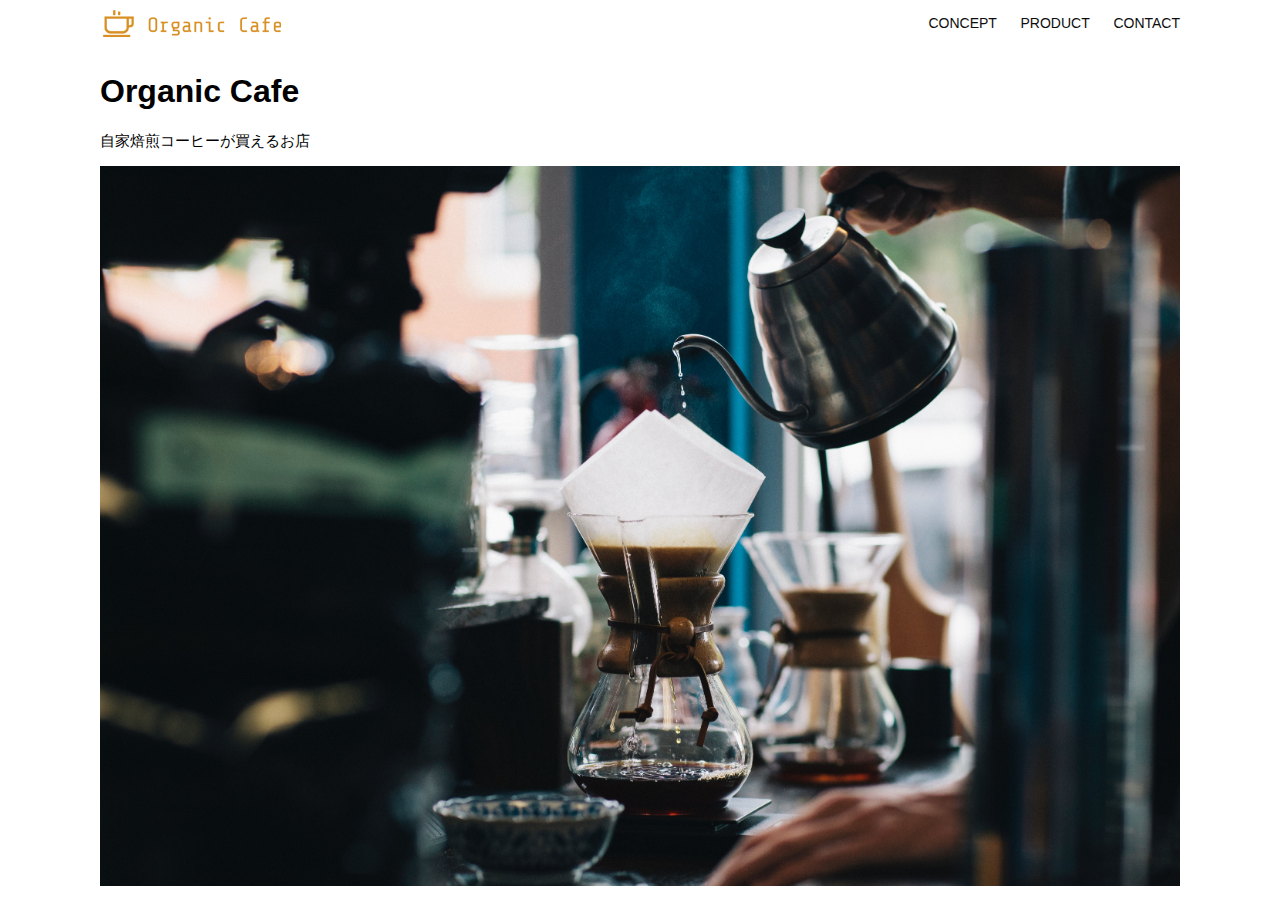
<file: html-css-kadai_013/index.html>
<!DOCTYPE html>
<html>
  <head>
    <title>Organic Cafe</title>
    <meta charset="UTF-8" />
    <meta
      name="description"
      content="自家焙煎のコーヒーがお家で楽しめるOrganic Cafe"
    />
    <meta name="viewport" content="width=device-width, initial-scale=1.0" />
    <link rel="stylesheet" href="style.css" />
  </head>
  <body>
    <!-- ヘッダー -->
    <header>
      <!-- ロゴ -->
      <a href="index.html" id="logo"
        ><img src="images/logo.png" alt="トップページに戻る"
      /></a>

      <!-- PC用ナビゲーション -->
      <nav id="nav-pc">
        <a href="index.html#concept">CONCEPT</a>
        <a href="index.html#product">PRODUCT</a>
        <a href="index.html#contact">CONTACT</a>
      </nav>

      <img id="menu-sp" src="images/button-menu.png" alt="ナビゲーションを開く" onclick="document.getElementById('nav-sp').style.display = 'block'">

      <nav id="nav-sp">
        <img id="close" src="images/button-close.png" alt="ナビゲーションを閉じる" onclick="document.getElementById('nav-sp').style.display = 'none'">
        <a id="logo-sp" href="index.html" onclick="document.getElementById('nav-sp').style.display = 'none'">
        <img src="images/logo-sp.png" alt="トップページに戻る"></a>
        <a class="menu" href="index.html#concept" onclick="document.getElementById('nav-sp').style.display = 'none'">CONCEPT</a>
        <a class="menu" href="index.html#product" onclick="document.getElementById('nav-sp').style.display = 'none'">PRODUCT</a>
        <a class="menu" href="index.html#contact" onclick="document.getElementById('nav-sp').style.display = 'none'">CONTACT</a>
      </nav>
    </header>
    <main>
      <article>
        <!-- メインビジュアル -->
        <section id="main-visual">
          <div id="main-message">
            <h1>Organic Cafe</h1>
            <p>自家焙煎コーヒーが買えるお店</p>
          </div>
          <img
            src="images/main-image.jpg"
            alt="コーヒーをハンドドリップで淹れる画像"
          />
        </section>
      </article>
    </main>
  </body>
</html>
</file>
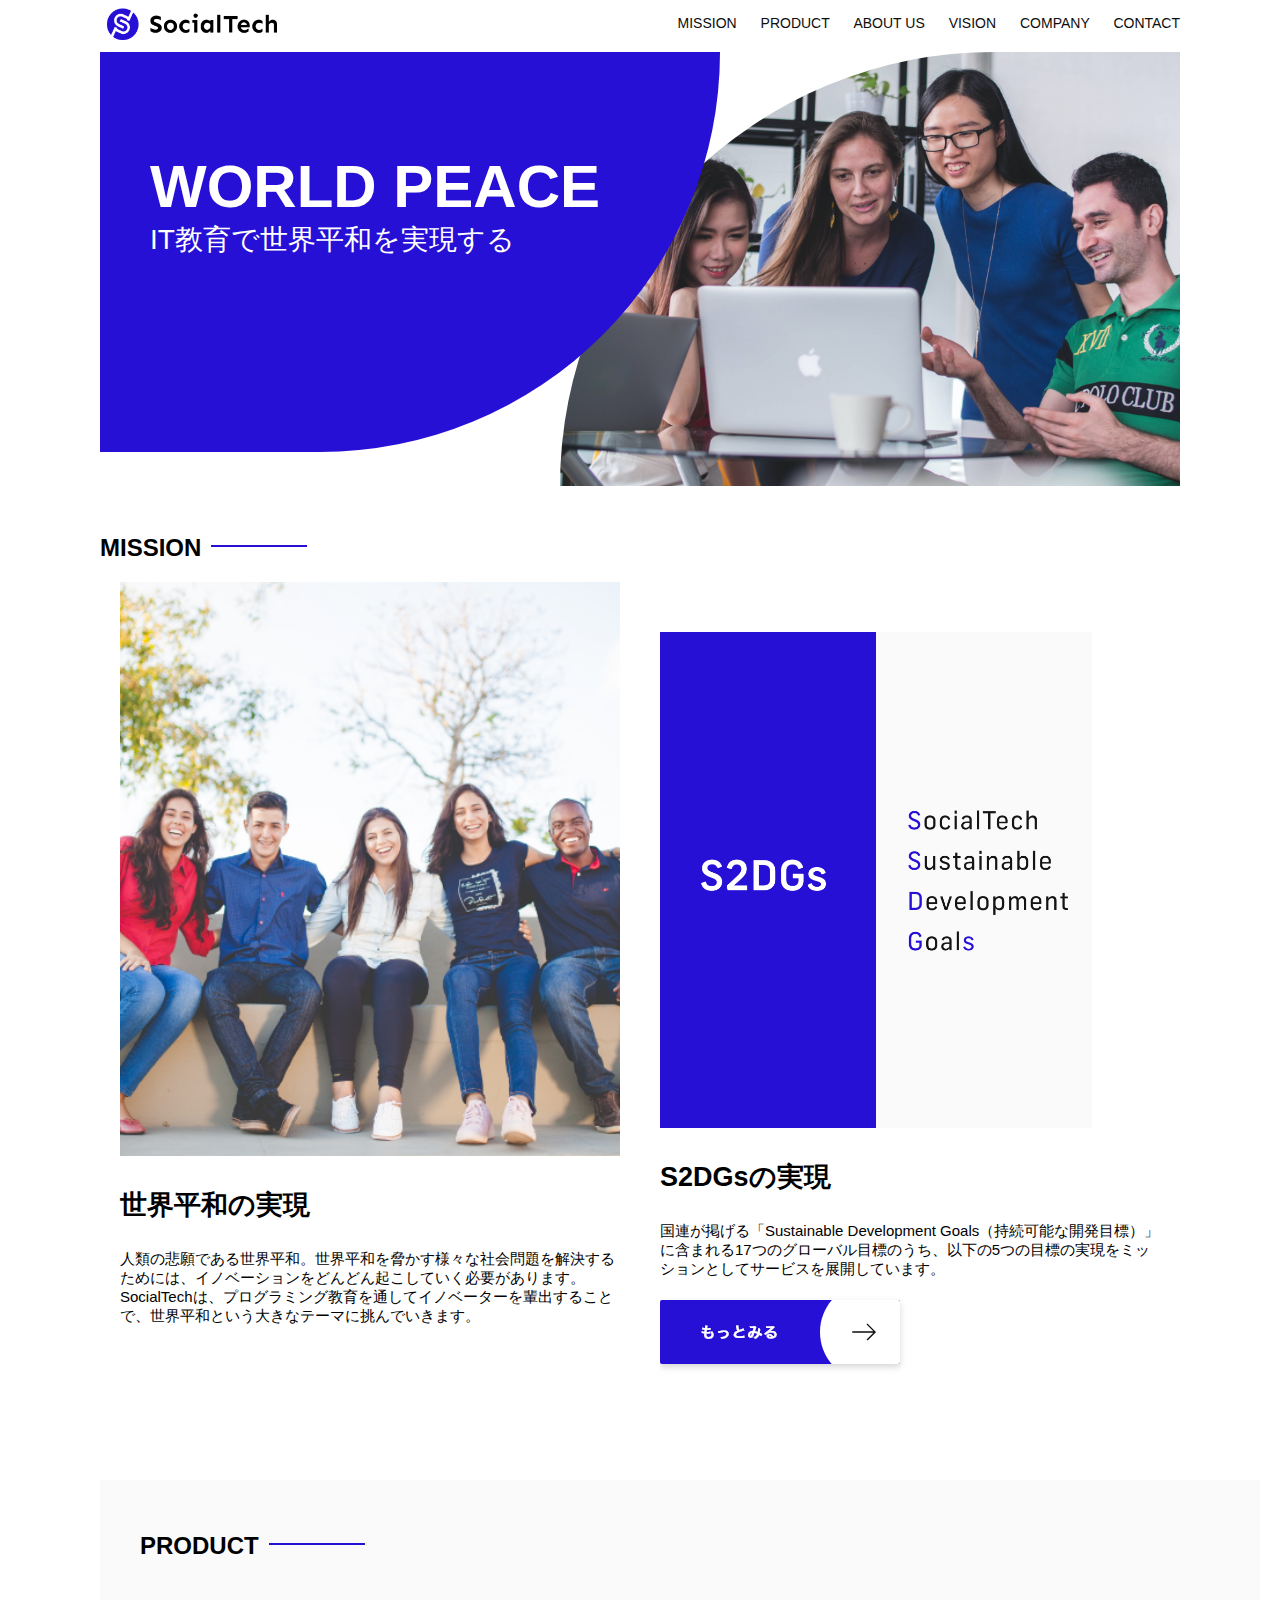
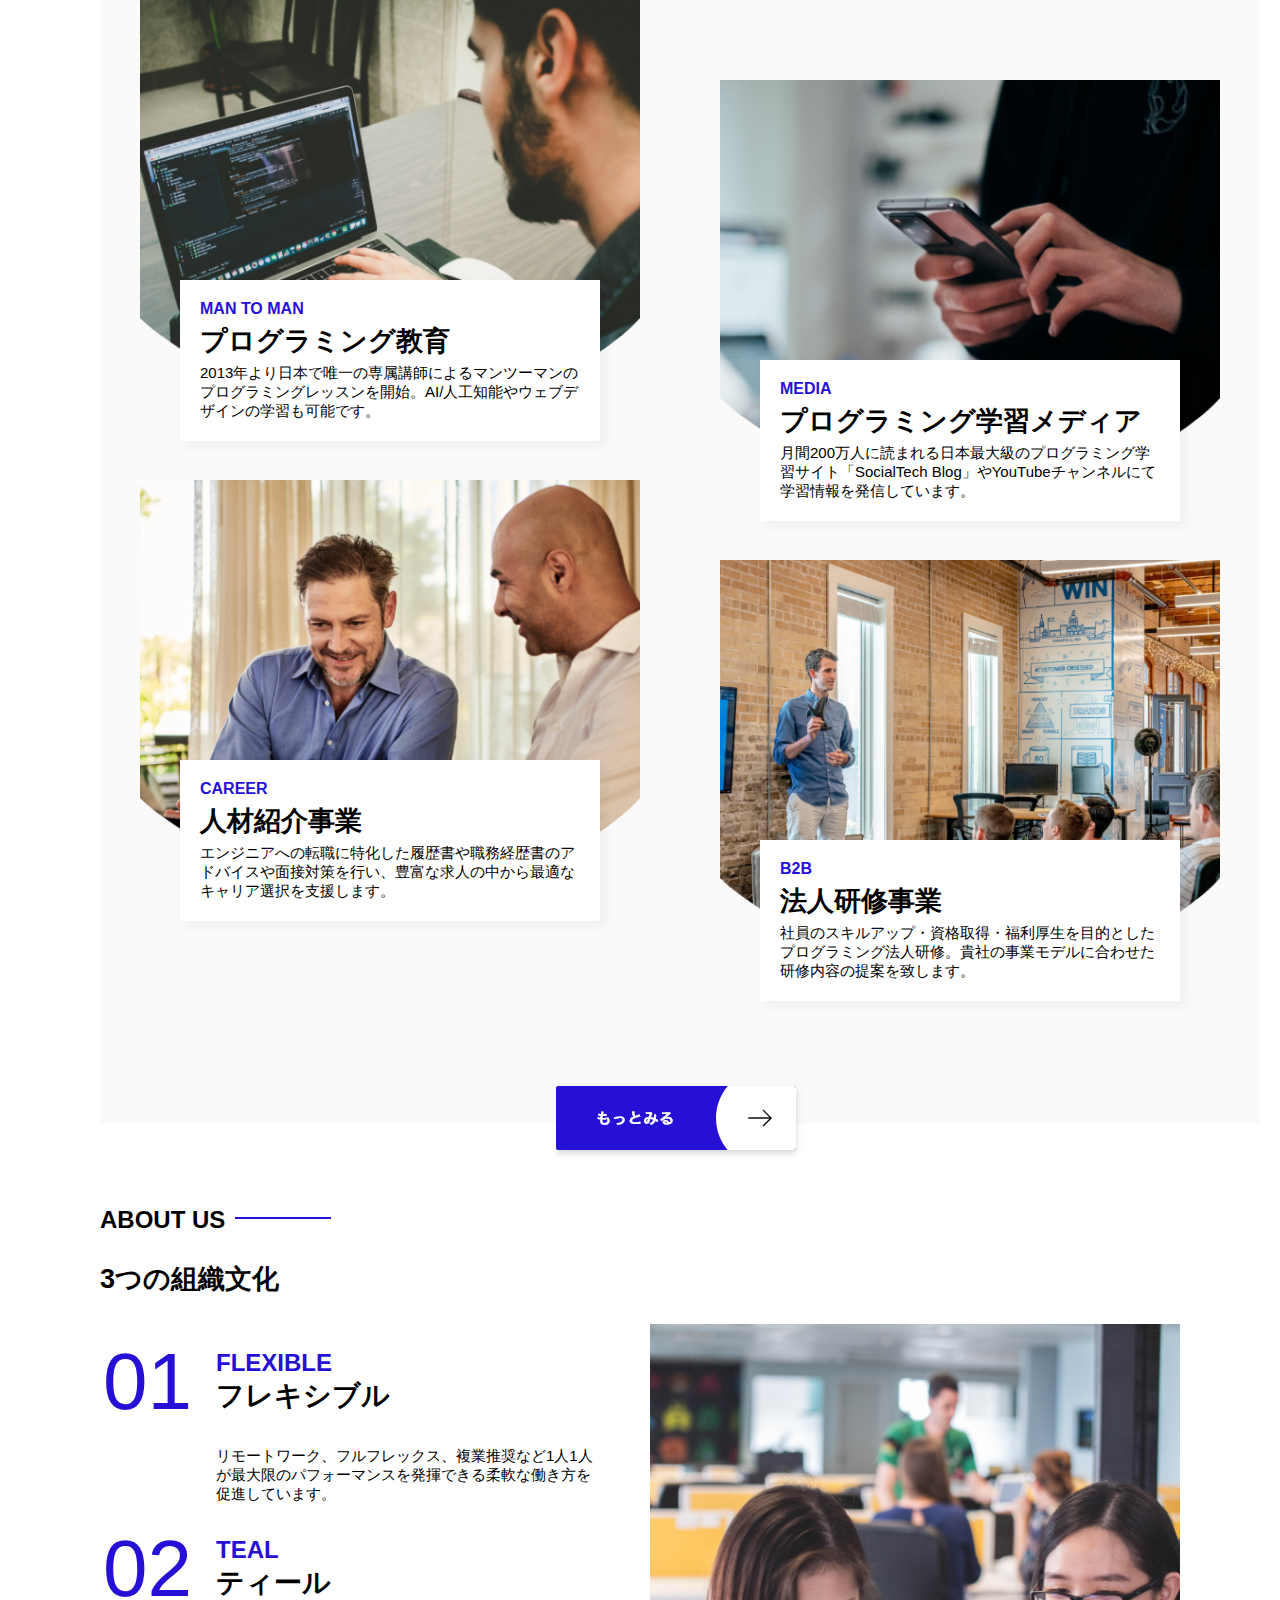
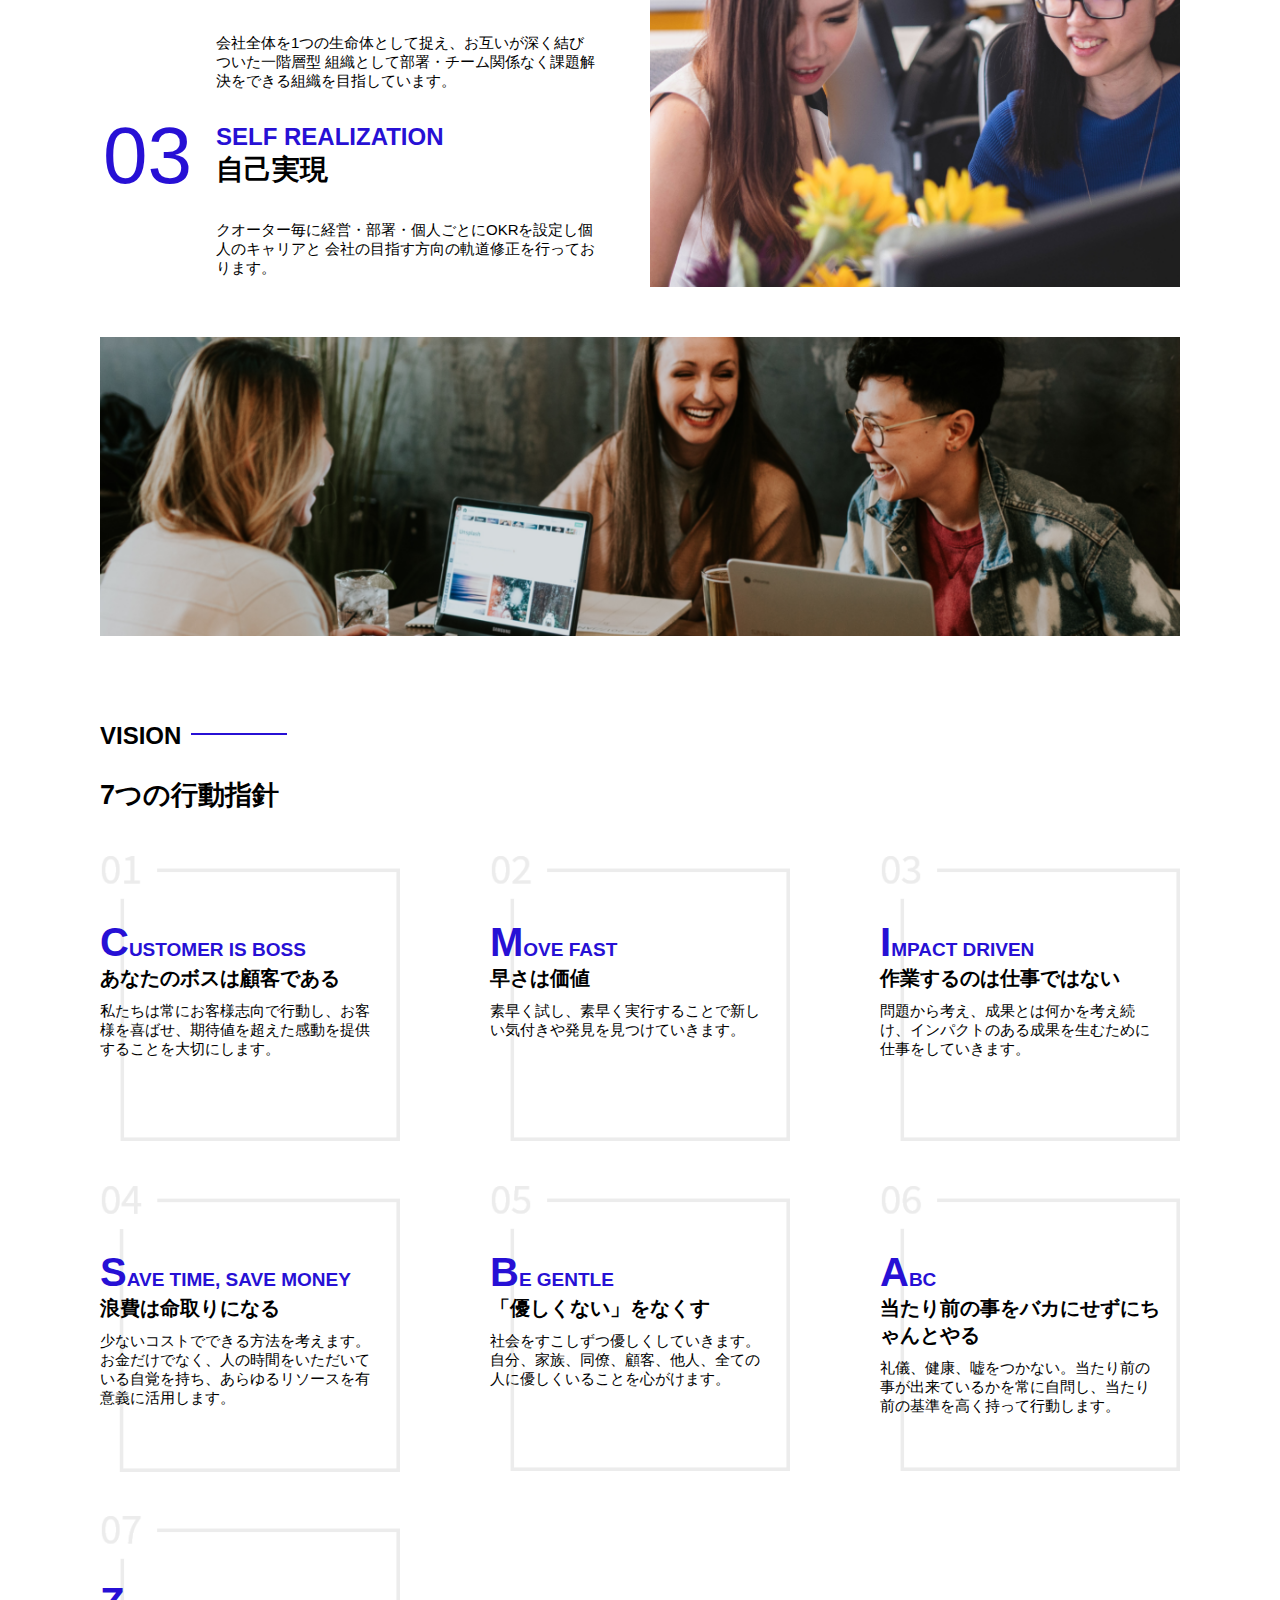
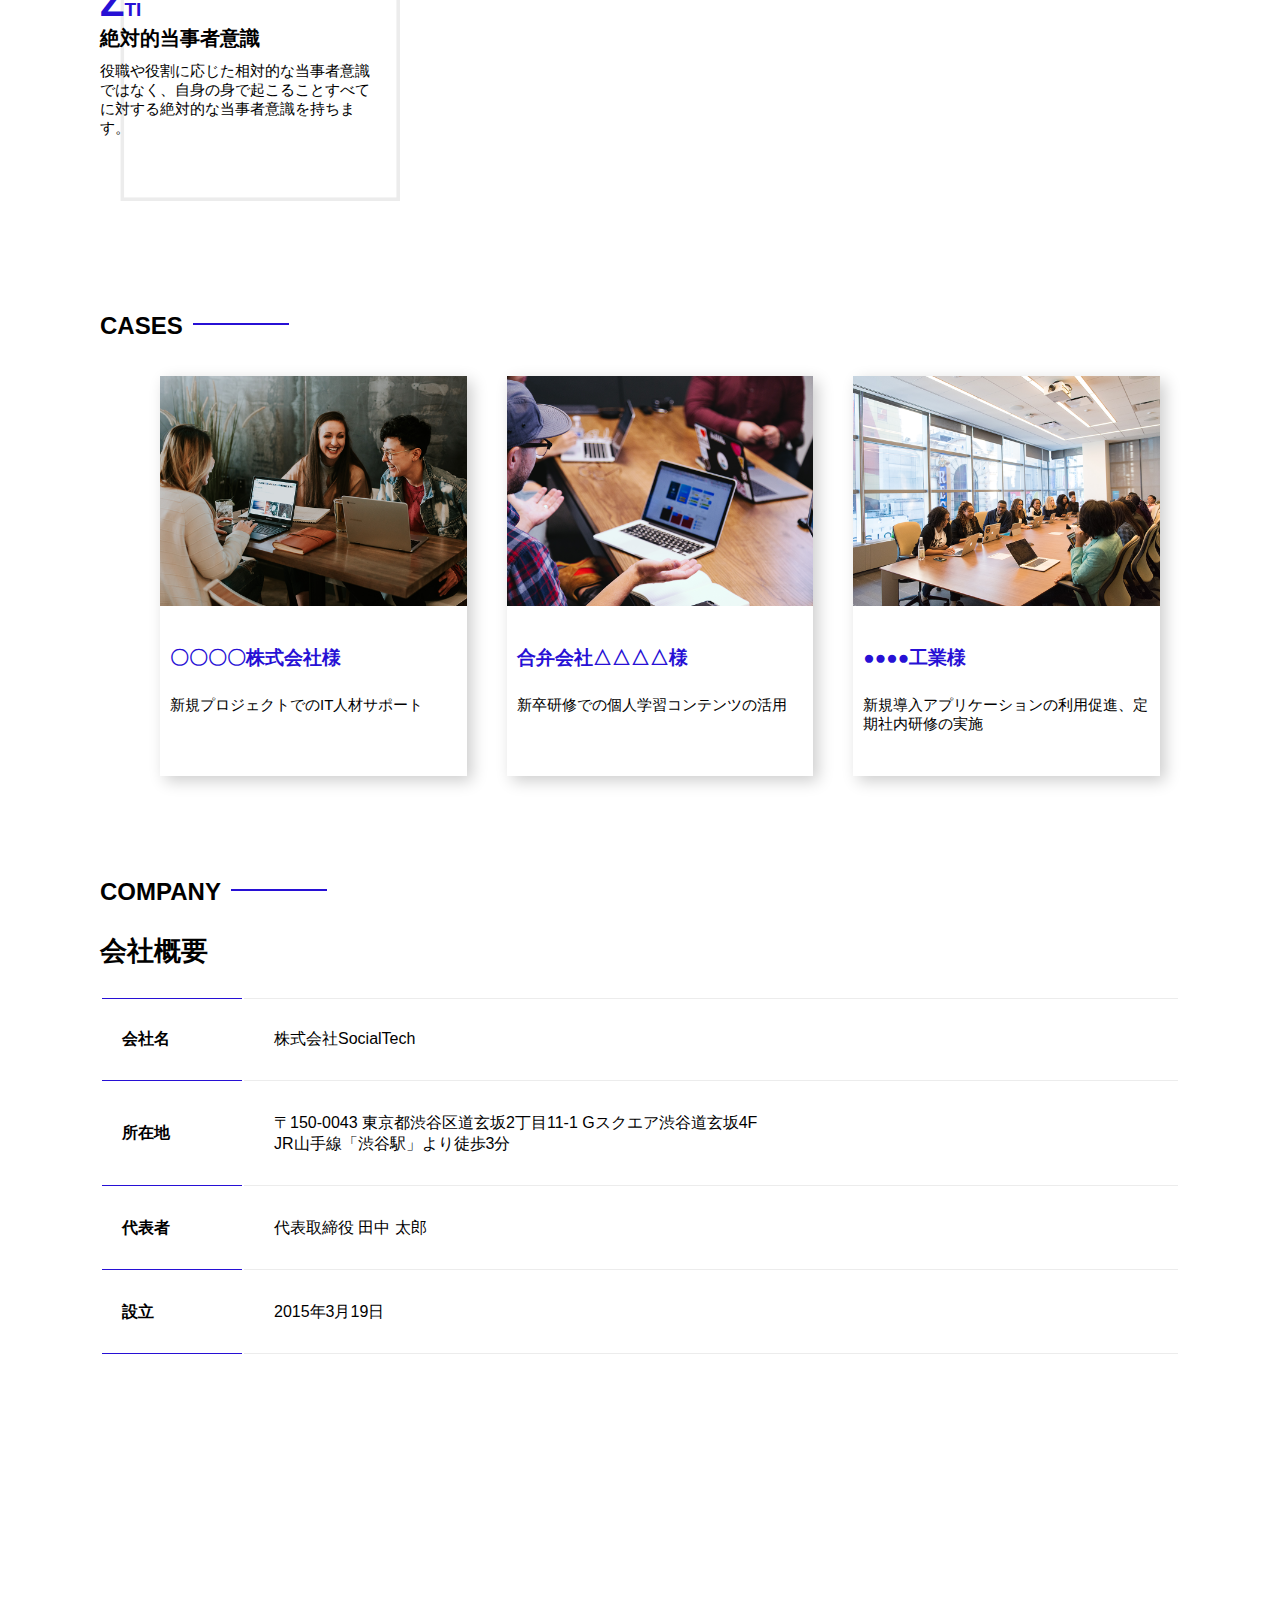
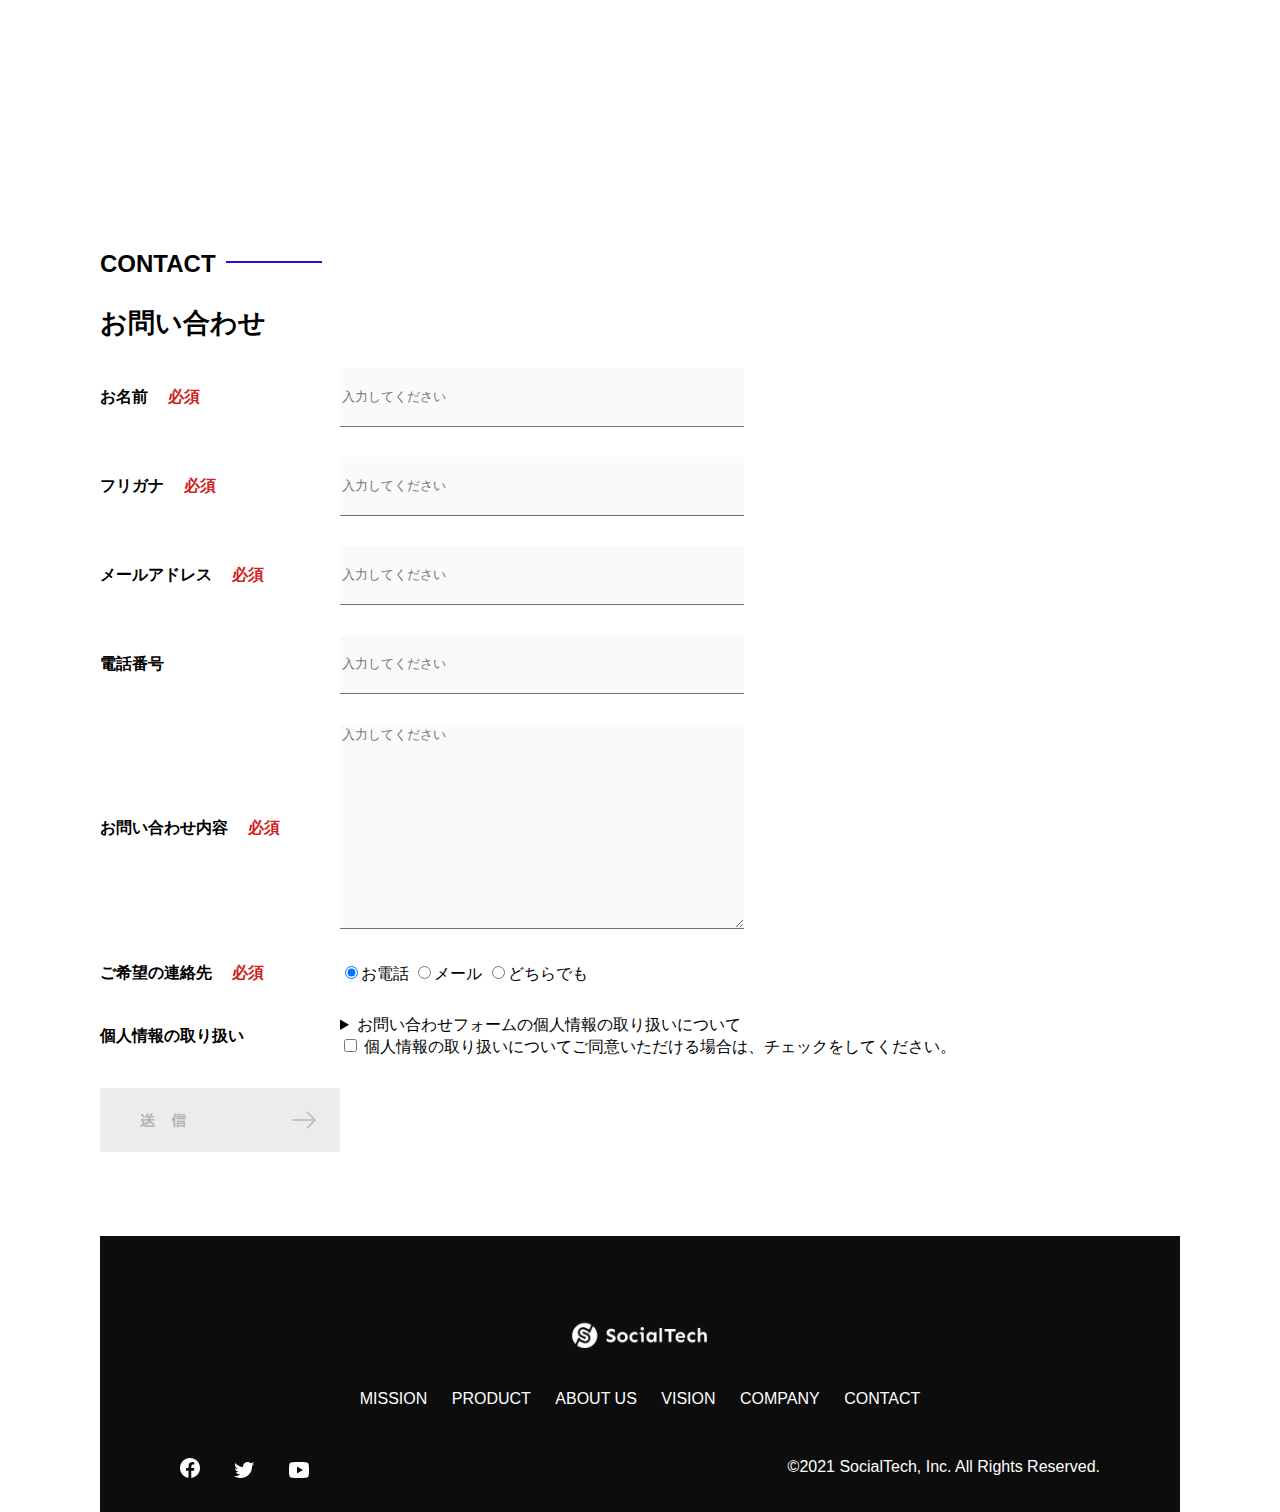
<file: socialtech-kadai_012/index.html>
<!DOCTYPE html>
<html>
  <head>
    <title>SocialTech</title>
    <meta charset="UTF-8" />
    <meta
      name="description"
      content="SocialTechはEdTech業界のリーディングカンパニーを目指します。"
    />
    <meta name="viewport" content="width=device-width, initial-scale=1.0" />
    <link rel="stylesheet" href="style.css" />
  </head>
  <body>
    <!-- ヘッダー -->
    <header>
      <!-- ロゴ -->
      <a href="index.html" id="logo"
        ><img src="images/logo.png" alt="トップページに戻る"
      /></a>

      <!-- PC用ナビゲーション -->
      <nav id="nav-pc">
        <a href="mission.html">MISSION</a>
        <a href="product.html">PRODUCT</a>
        <a href="index.html#aboutus">ABOUT US</a>
        <a href="index.html#vision">VISION</a>
        <a href="index.html#company">COMPANY</a>
        <a href="index.html#contact">CONTACT</a>
      </nav>
    </header>
    <main>
      <article>
        <!-- メインビジュアル -->
        <section id="main-visual">
          <div id="main-message">
            <h1>WORLD PEACE</h1>
            <p>IT教育で世界平和を実現する</p>
          </div>
          <img
            src="images/index/index-main.png"
            alt="PCの周りに集まる多国籍の仲間たち"
          />
        </section>
        <!--ミッション-->
        <section id="mission">
          <h2 class="index-h2">MISSION</h2>
          <div id="mission-flex">
            <div>
              <img
                id="mission-photo"
                src="images/index/index-mission.png"
                alt="屋外のベンチで写真を撮影する多国籍の仲間たち"
              />
              <h3>世界平和の実現</h3>
              <p>
                人類の悲願である世界平和。世界平和を脅かす様々な社会問題を解決するためには、イノベーションをどんどん起こしていく必要があります。SocialTechは、プログラミング教育を通してイノベーターを輩出することで、世界平和という大きなテーマに挑んでいきます。
              </p>
            </div>
            <div>
              <img id="s2dgs" src="images/index/s2dgs.png" alt="S2DGs" />
              <h3>S2DGsの実現</h3>
              <p>
                国連が掲げる「Sustainable Development
                Goals（持続可能な開発目標）」に含まれる17つのグローバル目標のうち、以下の5つの目標の実現をミッションとしてサービスを展開しています。
              </p>
              <a href="mission.html">
                <img src="images/button-more.png" alt="もっとみる" />
              </a>
            </div>
          </div>
        </section>
        <!-- プロダクト -->
        <section id="product">
          <h2 class="index-h2">PRODUCT</h2>
          <div>
            <div id="product-left">
              <div>
                <img
                  class="product-photo"
                  src="images/index/index-mantoman.png"
                  alt="PCでコードを書く男性"
                />
                <div class="product-explain">
                  <span>MAN TO MAN</span>
                  <h3>プログラミング教育</h3>
                  <p>
                    2013年より日本で唯一の専属講師によるマンツーマンのプログラミングレッスンを開始。AI/人工知能やウェブデザインの学習も可能です。
                  </p>
                </div>
              </div>
              <div>
                <img
                  class="product-photo"
                  src="images/index/index-career.png"
                  alt="笑顔で話し合う2人の男性"
                />
                <div class="product-explain">
                  <span>CAREER</span>
                  <h3>人材紹介事業</h3>
                  <p>
                    エンジニアへの転職に特化した履歴書や職務経歴書のアドバイスや面接対策を行い、豊富な求人の中から最適なキャリア選択を支援します。
                  </p>
                </div>
              </div>
            </div>
            <div id="product-right">
              <div>
                <img
                  class="product-photo"
                  src="images/index/index-media.png"
                  alt="スマートフォンを操作する人"
                />
                <div class="product-explain">
                  <span>MEDIA</span>
                  <h3>プログラミング学習メディア</h3>
                  <p>
                    月間200万人に読まれる日本最大級のプログラミング学習サイト「SocialTech
                    Blog」やYouTubeチャンネルにて学習情報を発信しています。
                  </p>
                </div>
              </div>
              <div>
                <img
                  class="product-photo"
                  src="images/index/index-b2b.png"
                  alt="講演中の男性とそれを聴く人々"
                />
                <div class="product-explain">
                  <span>B2B</span>
                  <h3>法人研修事業</h3>
                  <p>
                    社員のスキルアップ・資格取得・福利厚生を目的としたプログラミング法人研修。貴社の事業モデルに合わせた研修内容の提案を致します。
                  </p>
                </div>
              </div>
            </div>
          </div>
          <div>
            <a id="product-more" href="product.html">
              <img src="images/button-more.png" alt="もっとみる" />
            </a>
          </div>
        </section>
        <!---ABOUT US-->
        <section id="aboutus">
          <h2 class="index-h2">ABOUT US</h2>
          <h3>3つの組織文化</h3>
          <div>
            <table class="culture-table">
              <tr>
                <td>
                  <span class="culture-num">01</span>
                </td>
                <td>
                  <span class="culture-en">FLEXIBLE</span>
                  <span class="culture-jp">フレキシブル</span>
                </td>
              </tr>
              <tr>
                <td>
                  <!--空のセル-->
                </td>
                <td>
                  <p class="culture-description">
                    リモートワーク、フルフレックス、複業推奨など1人1人が最大限のパフォーマンスを発揮できる柔軟な働き方を促進しています。
                  </p>
                </td>
              </tr>
              <tr>
                <td>
                  <span class="culture-num">02</span>
                </td>
                <td>
                  <span class="culture-en">TEAL</span>
                  <span class="culture-jp">ティール</span>
                </td>
              </tr>
              <tr>
                <td>
                  <!--空のセル-->
                </td>
                <td>
                  <p class="culture-description">
                    会社全体を1つの生命体として捉え、お互いが深く結びついた一階層型
                    組織として部署・チーム関係なく課題解決をできる組織を目指しています。
                  </p>
                </td>
              </tr>
              <tr>
                <td>
                  <span class="culture-num">03</span>
                </td>
                <td>
                  <span class="culture-en">SELF REALIZATION</span>
                  <span class="culture-jp">自己実現</span>
                </td>
              </tr>
              <tr>
                <td>
                  <!--空のセル-->
                </td>
                <td>
                  <p class="culture-description">
                    クオーター毎に経営・部署・個人ごとにOKRを設定し個人のキャリアと
                    会社の目指す方向の軌道修正を行っております。
                  </p>
                </td>
              </tr>
            </table>
            <img
              class="culture-img"
              src="images/index/index-aboutus1.png"
              alt="笑顔で話し合う2人の女性"
            />
          </div>
          <img
            class="culture-img2"
            src="images/index/index-aboutus2.png"
            alt="笑顔で話し合う3人の男女"
          />
        </section>
        <!-- VISION -->
        <section id="vision">
          <h2 class="index-h2">VISION</h2>
          <h3>7つの行動指針</h3>
          <div>
            <div class="vision-box">
              <img src="images/index/vision-01.png" alt="01" />
              <span>
                <h4>CUSTOMER IS BOSS</h4>
                <h5>あなたのボスは顧客である</h5>
                <p>
                  私たちは常にお客様志向で行動し、お客様を喜ばせ、期待値を超えた感動を提供することを大切にします。
                </p>
              </span>
            </div>
            <div class="vision-box">
              <img src="images/index/vision-02.png" alt="02" />
              <span>
                <h4>MOVE FAST</h4>
                <h5>早さは価値</h5>
                <p>
                  素早く試し、素早く実行することで新しい気付きや発見を見つけていきます。
                </p>
              </span>
            </div>
            <div class="vision-box">
              <img src="images/index/vision-03.png" alt="03" />
              <span>
                <h4>IMPACT DRIVEN</h4>
                <h5>作業するのは仕事ではない</h5>
                <p>
                  問題から考え、成果とは何かを考え続け、インパクトのある成果を生むために仕事をしていきます。
                </p>
              </span>
            </div>
            <div class="vision-box">
              <img src="images/index/vision-04.png" alt="04" />
              <span>
                <h4>SAVE TIME, SAVE MONEY</h4>
                <h5>浪費は命取りになる</h5>
                <p>
                  少ないコストでできる方法を考えます。お金だけでなく、人の時間をいただいている自覚を持ち、あらゆるリソースを有意義に活用します。
                </p>
              </span>
            </div>
            <div class="vision-box">
              <img src="images/index/vision-05.png" alt="05" />
              <span>
                <h4>BE GENTLE</h4>
                <h5>「優しくない」をなくす</h5>
                <p>
                  社会をすこしずつ優しくしていきます。自分、家族、同僚、顧客、他人、全ての人に優しくいることを心がけます。
                </p>
              </span>
            </div>
            <div class="vision-box">
              <img src="images/index/vision-06.png" alt="06" />
              <span>
                <h4>ABC</h4>
                <h5>当たり前の事をバカにせずにちゃんとやる</h5>
                <p>
                  礼儀、健康、嘘をつかない。当たり前の事が出来ているかを常に自問し、当たり前の基準を高く持って行動します。
                </p>
              </span>
            </div>
            <div class="vision-box">
              <img src="images/index/vision-07.png" alt="07" />
              <span>
                <h4>ZTI</h4>
                <h5>絶対的当事者意識</h5>
                <p>
                  役職や役割に応じた相対的な当事者意識ではなく、自身の身で起こることすべてに対する絶対的な当事者意識を持ちます。
                </p>
              </span>
            </div>
          </div>
        </section>
        <!-- CASES -->

        <section id="cases">
         <h2 class="index-h2">CASES</h2>
         <div id="cases-flex">
         <ul>
          
          <li class="case-card">
          <img class="case-img" src="images/index/case-1.png" alt="仲良く語り合う3人">
          <div class="case-info">
            <h4 class="case-name">〇〇〇〇株式会社様</h4>
            <p class="case-content">新規プロジェクトでのIT人材サポート</p>
           </div>
          </li>

          <li class="case-card">
            <img class="case-img" src="images/index/case-2.png" alt="PCでコンテンツを見る">
            <div class="case-info">
              <h4 class="case-name">合弁会社△△△△様</h4>
              <p class="case-content">新卒研修での個人学習コンテンツの活用</p>
            </div>
          </li>

          <li class="case-card">
            <img class="case-img" src="images/index/case-3.png" alt="社内研修中の会議室">
            <div class="case-info">
              <h4 class="case-name">●●●●工業様</h4>
              <p class="case-content">新規導入アプリケーションの利用促進、定期社内研修の実施</p>
            </div>
          </li>
         </ul> 
         </div>
        </section>

        <!-- COMPANY -->
        <section id="company">
          <h2 class="index-h2">COMPANY</h2>
          <h3>会社概要</h3>
          <table id="company-table">
            <tr>
              <th class="tableheader-first">会社名</th>
              <td class="cell-first">株式会社SocialTech</td>
            </tr>
            <tr>
              <th class="tableheader">所在地</th>
              <td class="cell">
                〒150-0043 東京都渋谷区道玄坂2丁目11-1 Gスクエア渋谷道玄坂4F<br />JR山手線「渋谷駅」より徒歩3分
              </td>
            </tr>
            <tr>
              <th class="tableheader">代表者</th>
              <td class="cell">代表取締役 田中 太郎</td>
            </tr>
            <tr>
              <th class="tableheader">設立</th>
              <td class="cell">2015年3月19日</td>
            </tr>
          </table>
          <iframe
            src="https://www.google.com/maps/embed?pb=!1m18!1m12!1m3!1d3241.7759544892483!2d139.69399665123464!3d35.65789123876098!2m3!1f0!2f0!3f0!3m2!1i1024!2i768!4f13.1!3m3!1m2!1s0x60188caa0042e8d1%3A0xba130bea826a7aa2!2z44CSMTUwLTAwNDMg5p2x5Lqs6YO95riL6LC35Yy66YGT546E5Z2C77yS5LiB55uu77yR77yR4oiS77yR!5e0!3m2!1sja!2sjp!4v1636872991912!5m2!1sja!2sjp"
            style="border: 0"
            allowfullscreen=""
            loading="lazy"
          >
          </iframe>
        </section>
        <!-- お問い合わせフォーム -->
        <section id="contact">
          <h2 class="index-h2">CONTACT</h2>
          <h3>お問い合わせ</h3>
          <form>
            <div>
              <div class="contact-heading">
                <label class="contact-label"
                  >お名前<span class="contact-span">必須</span></label
                >
              </div>
              <div class="contact-form">
                <input
                  type="text"
                  name="name"
                  placeholder="入力してください"
                  class="contact-textbox"
                />
              </div>
            </div>
            <div>
              <div class="contact-heading">
                <label class="contact-label"
                  >フリガナ<span class="contact-span">必須</span></label
                >
              </div>
              <div>
                <input
                  type="text"
                  name="hurigana"
                  placeholder="入力してください"
                  class="contact-textbox"
                />
              </div>
            </div>
            <div>
              <div class="contact-heading">
                <label class="contact-label"
                  >メールアドレス<span class="contact-span">必須</span></label
                >
              </div>
              <div>
                <input
                  type="text"
                  name="email"
                  placeholder="入力してください"
                  class="contact-textbox"
                />
              </div>
            </div>
            <div>
              <div class="contact-heading">
                <label class="contact-label">電話番号</label>
              </div>
              <div>
                <input
                  type="text"
                  name="tel"
                  placeholder="入力してください"
                  class="contact-textbox"
                />
              </div>
            </div>
            <div>
              <div class="contact-heading">
                <label class="contact-label"
                  >お問い合わせ内容<span class="contact-span">必須</span></label
                >
              </div>
              <div>
                <textarea
                  class="contact-textarea"
                  placeholder="入力してください"
                  name="message"
                ></textarea>
              </div>
            </div>
            <div>
              <div class="contact-heading">
                <label class="contact-label"
                  >ご希望の連絡先<span class="contact-span">必須</span></label
                >
              </div>
              <div>
                <input
                  class="radiobutton"
                  type="radio"
                  value="tel"
                  name="contact"
                  checked
                /><label>お電話</label>
                <input
                  class="radiobutton"
                  type="radio"
                  value="mail"
                  name="contact"
                /><label>メール</label>
                <input
                  class="radiobutton"
                  type="radio"
                  value="both"
                  name="contact"
                /><label>どちらでも</label>
              </div>
            </div>
            <div>
              <div class="contact-heading">
                <label class="contact-label">個人情報の取り扱い</label>
              </div>
              <div>
                <details>
                  <summary>
                    お問い合わせフォームの個人情報の取り扱いについて
                  </summary>
                  <div>
                    <span>１．組織の名称又は氏名</span><br />
                    株式会社SocialTech<br /><br />
                    <span
                      >２．個人情報保護管理者（若しくはその代理人）の氏名又は職名、所属及び連絡先
                      鈴木 一郎 コーポレート部</span
                    ><br />
                    メールアドレス：support@socialtech.net<br />
                    TEL：03-xxxx-xxxx<br />
                    <span>３．個人情報の利用目的</span><br />
                    ・本サービス及び本サービスに関連する情報の提供又はそれらに関する連絡のため<br />
                    ・ユーザーの本人確認のため<br />
                    ・当社サービスのご案内のため<br />
                    ・当社の商品等の広告または宣伝（電子メールによるものを含むものとします。）<br /><br />
                    <span>４．個人情報の取り扱い業務の委託</span><br />
                    個人情報の取扱業務の全部または一部を外部に業務委託する場合があります。<br />
                    その際、弊社は、個人情報を適切に保護できる管理体制を敷き実行していることを条件として<br />
                    委託先を厳選したうえで、機密保持契約を委託先と締結し、お客様の個人情報を厳密に管理させます。<br /><br />
                    <span>５．個人情報の開示等の請求</span><br />
                    お客様は、弊社に対してご自身の個人情報の開示等（利用目的の通知、開示、内容の訂正・追加・削除、利用の停止または消去、第三者への提供の停止）に関して、当社問合わせ窓口に申し出ることができます。<br />
                    その際、弊社はお客様ご本人を確認させていただいたうえで、合理的な期間内に対応いたします。<br /><br />
                    なお、個人情報に関する弊社問合わせ先は、次の通りです。<br /><br />
                    株式会社SocialTech　個人情報問合せ窓口<br />
                    〒150-0043　東京都渋谷区道玄坂2丁目11-1 Ｇスクエア渋谷道玄坂
                    4F<br />
                    メールアドレス：support@socialtech.net　TEL：03-xxxx-xxxx<br /><br />
                    <span>６．個人情報を提供されることの任意性について</span
                    ><br /><br />
                    お客様がご自身の個人情報を弊社に提供されるか否かは、お客様のご判断によりますが、もしご提供されない場合には、適切なサービスが提供できない場合がありますので予めご了承ください。
                  </div>
                </details>
                <input type="checkbox" name="agree" />
                <span
                  >個人情報の取り扱いについてご同意いただける場合は、チェックをしてください。</span
                >
              </div>
            </div>
            <input
              type="image"
              value="Submit"
              src="images/button-submit.png"
              alt="送信する"
            />
          </form>
        </section>
      </article>
      <footer>
        <div id="footer-logo">
          <img src="images/logo-sp.png" alt="SocialTech" />
        </div>
        <div id="footer-link">
          <a href="mission.html">MISSION</a>
          <a href="product.html">PRODUCT</a>
          <a href="index.html#aboutus">ABOUT US</a>
          <a href="index.html#vision">VISION</a>
          <a href="index.html#company">COMPANY</a>
          <a href="index.html#contact">CONTACT</a>
        </div>
        <div id="sns-footer">
          <a href="https://www.facebook.com/sejuku2013"
            ><img src="images/button-facebook.png" alt="Facebookのリンク"
          /></a>
          <a href="https://twitter.com/samuraijuku"
            ><img src="images/button-twitter.png" alt="Twitterのリンク"
          /></a>
          <a href="https://www.youtube.com/channel/UCCFOQO5aDK0xXam4cUQXT8g"
            ><img src="images/button-youtube.png" alt="YouTubeのリンク"
          /></a>
          <span id="copyright"
            >&copy;2021 SocialTech, Inc. All Rights Reserved.
          </span>
        </div>
      </footer>
    </main>
  </body>
</html>
</file>
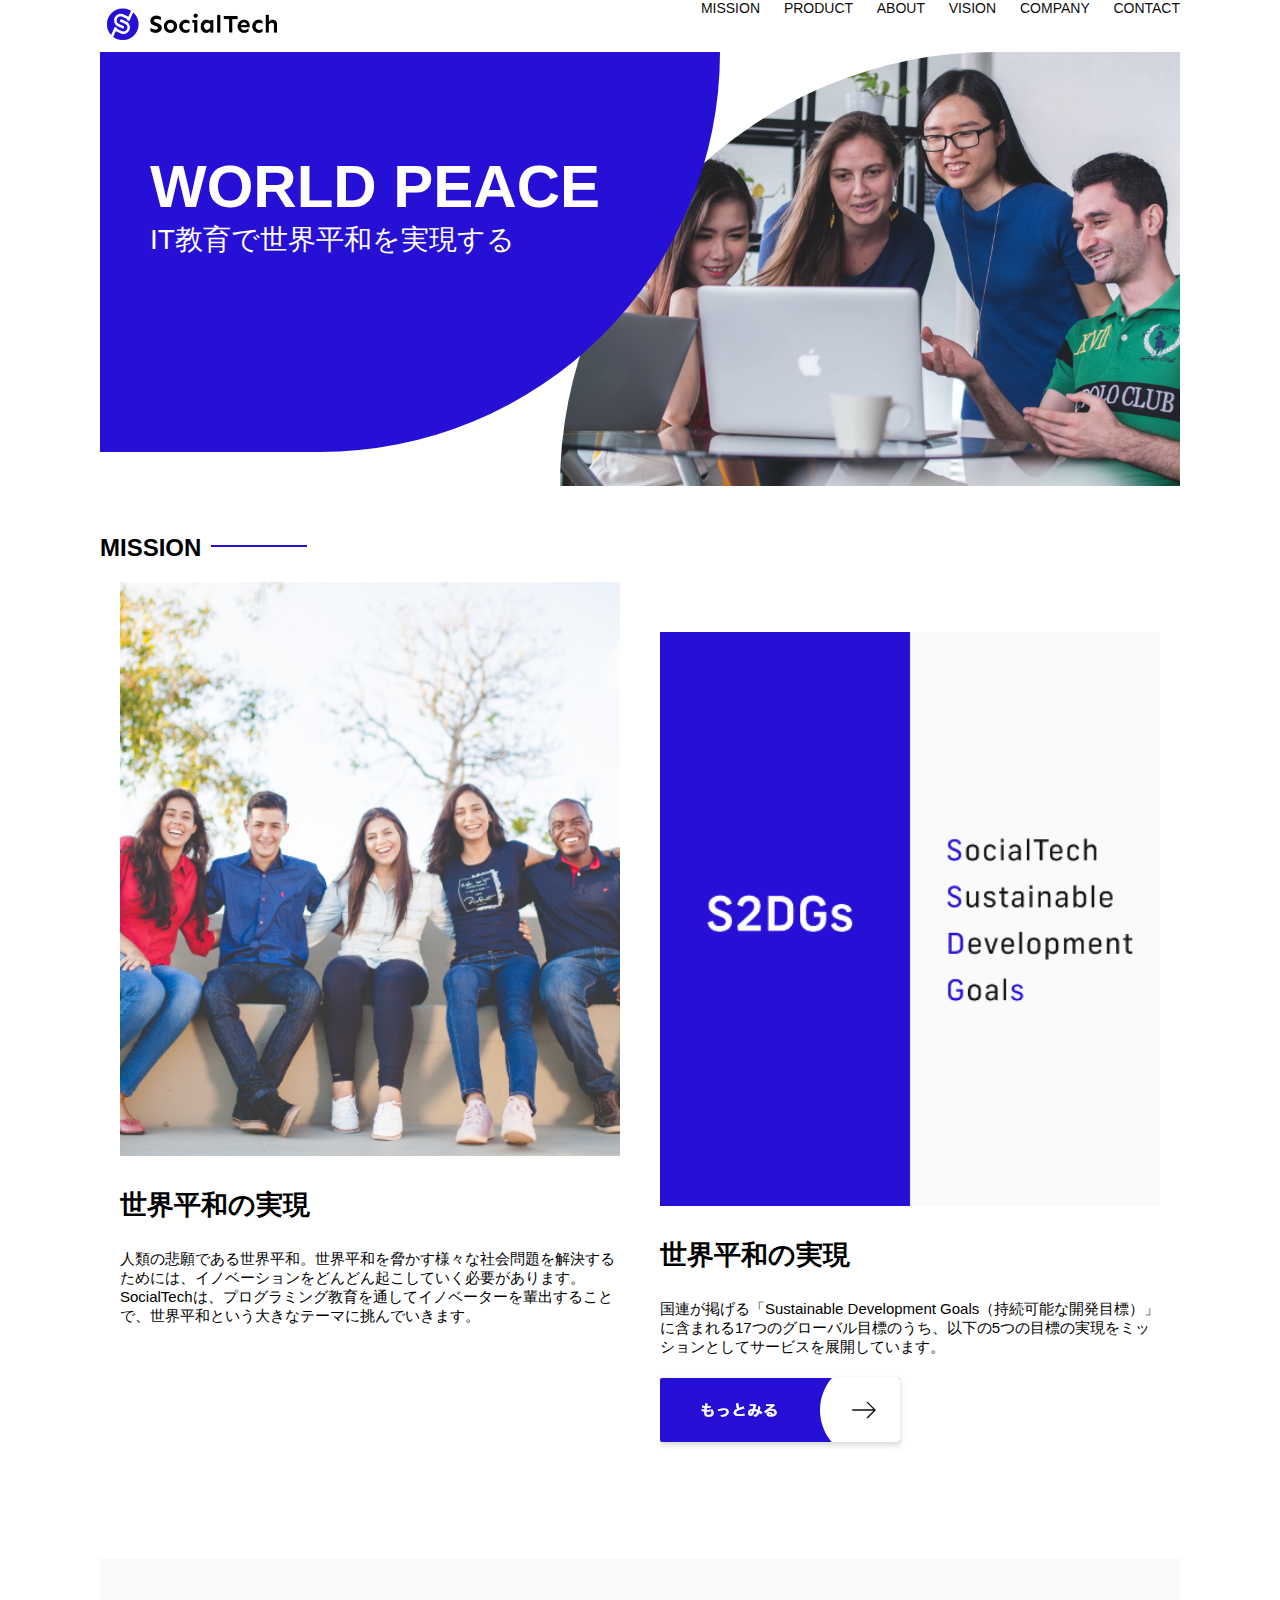
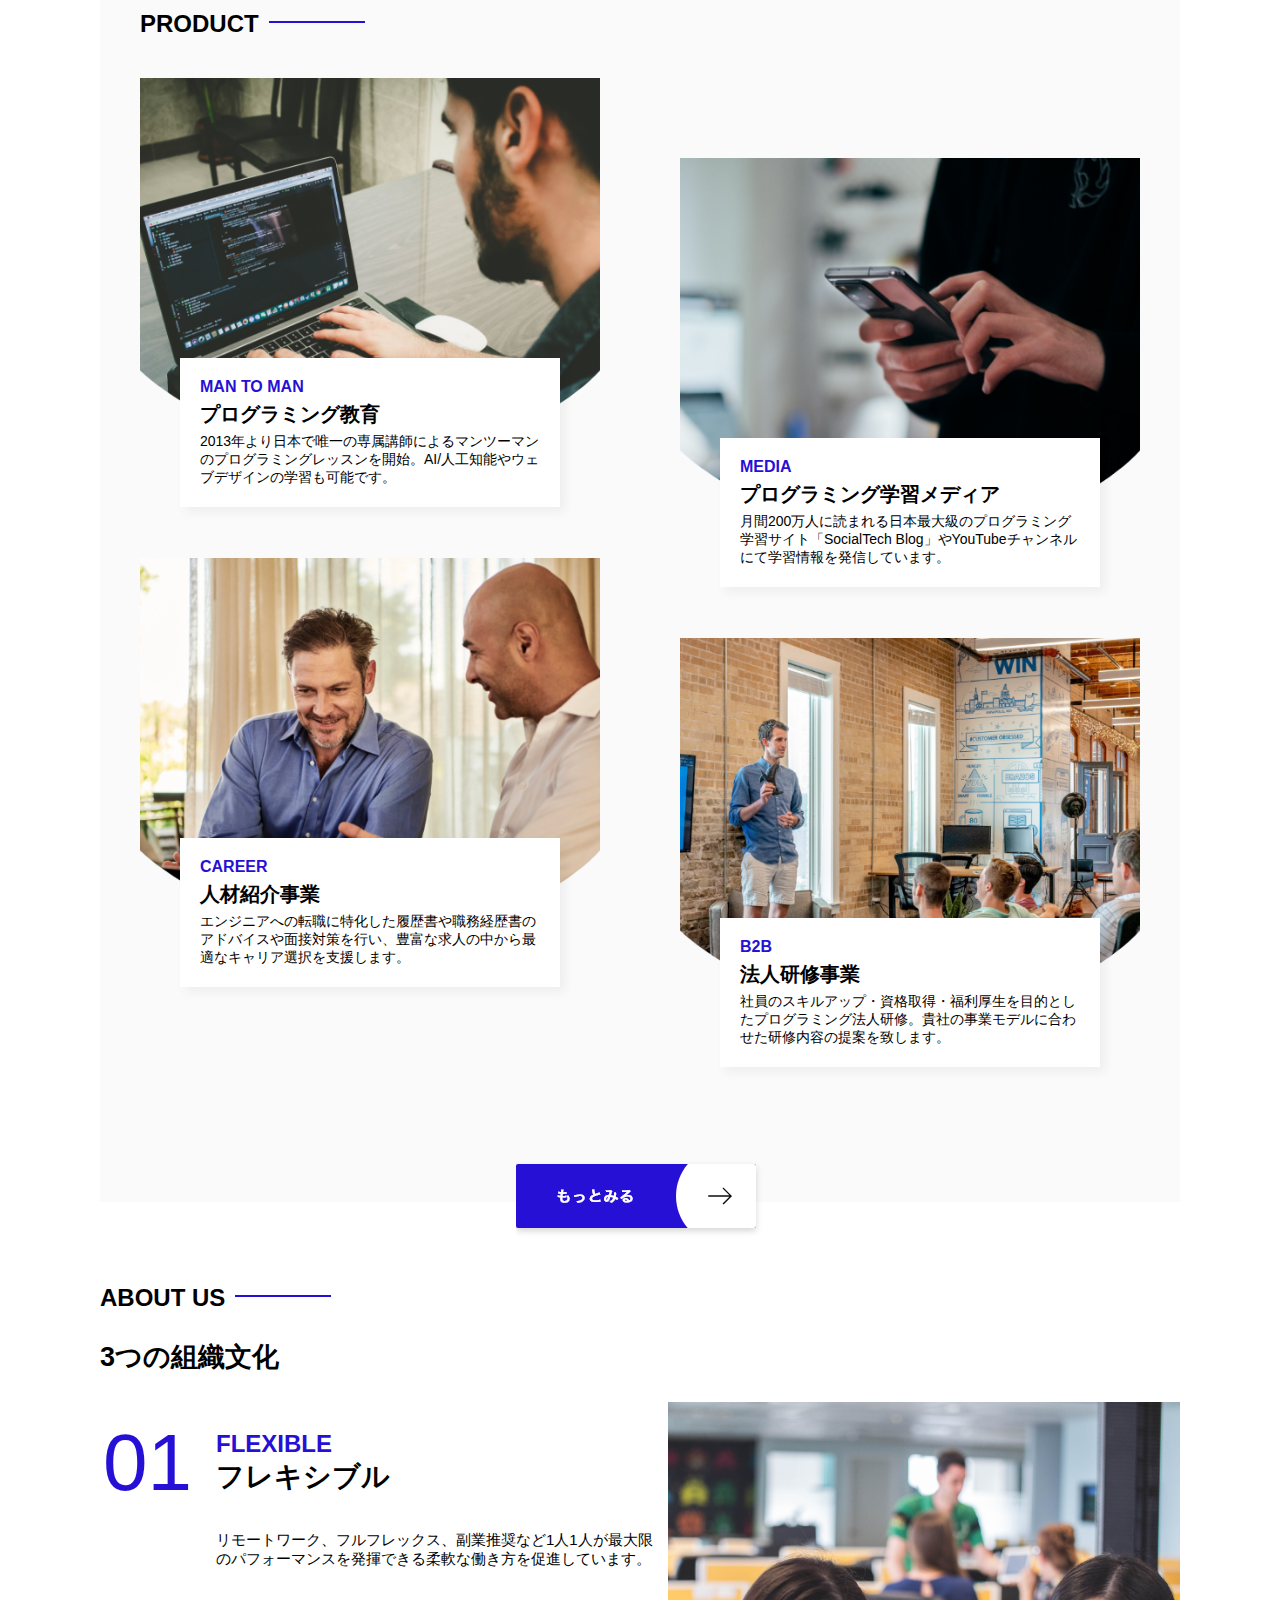
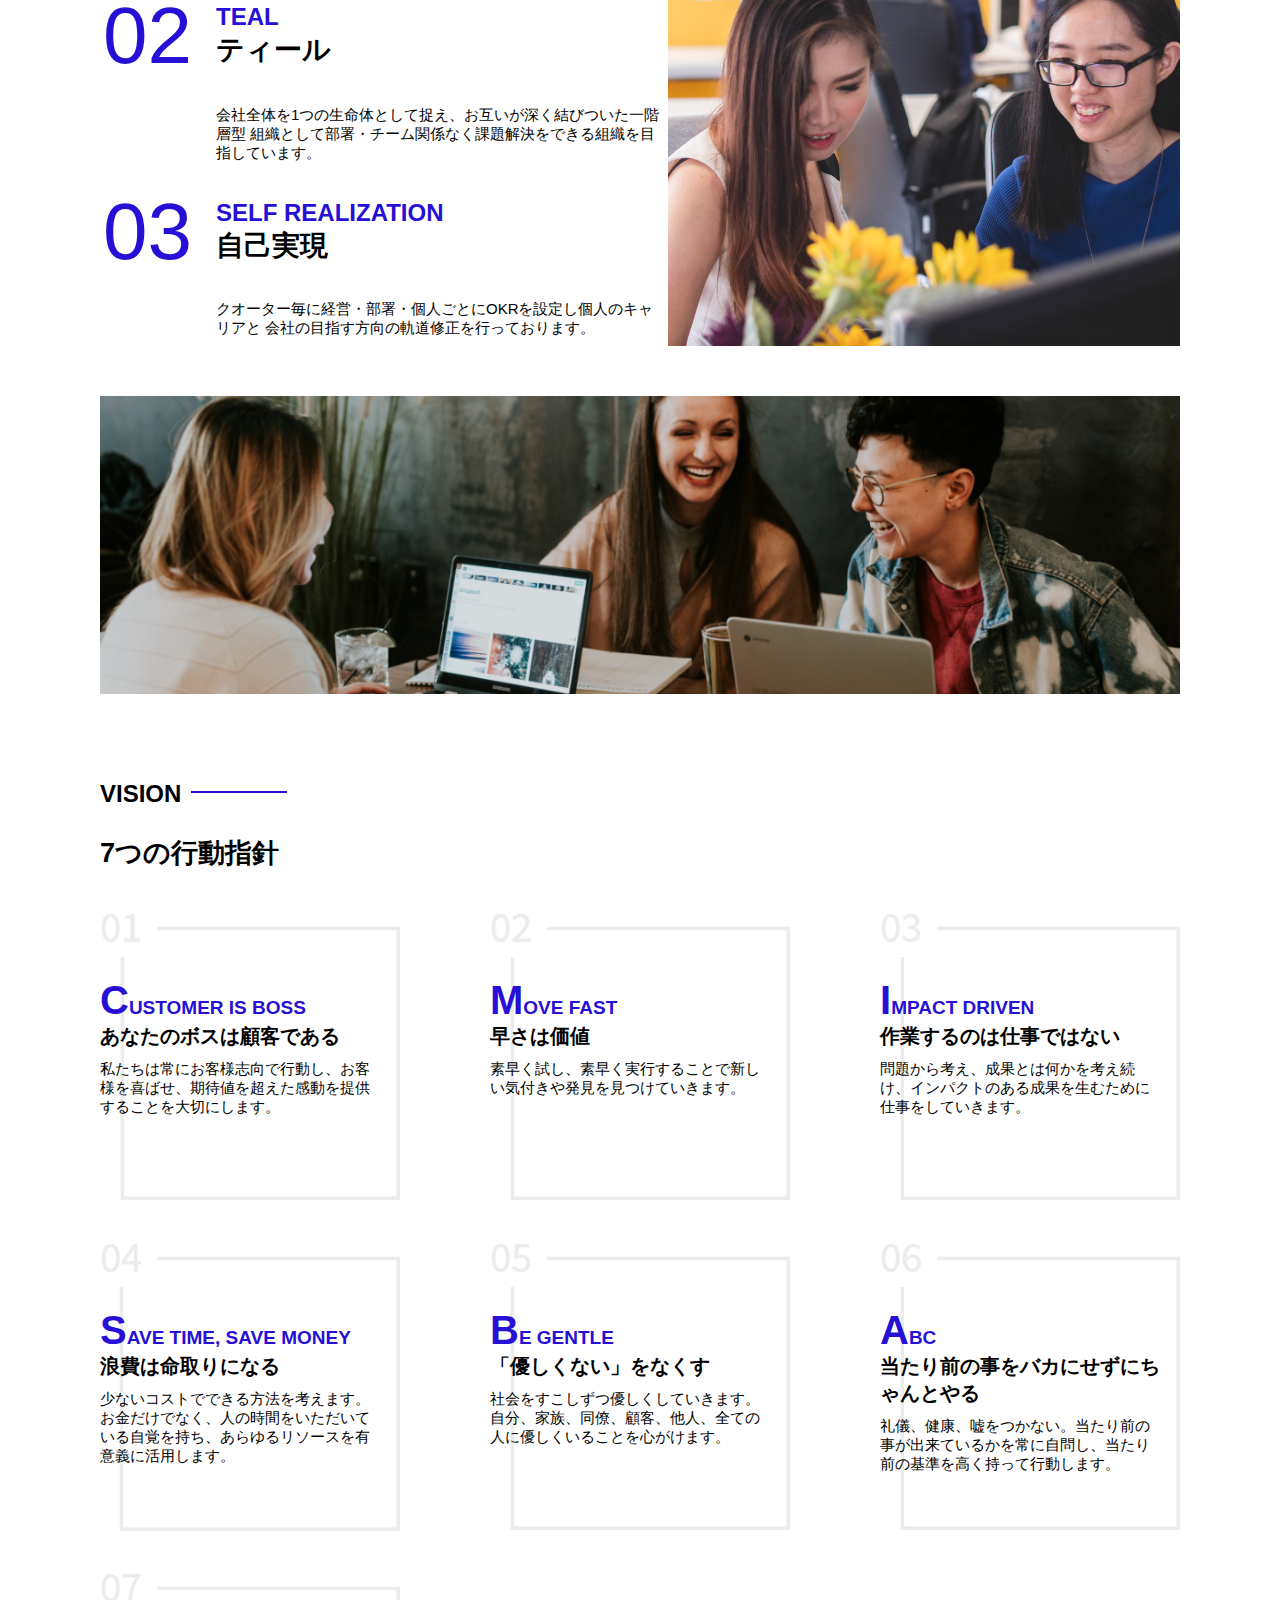
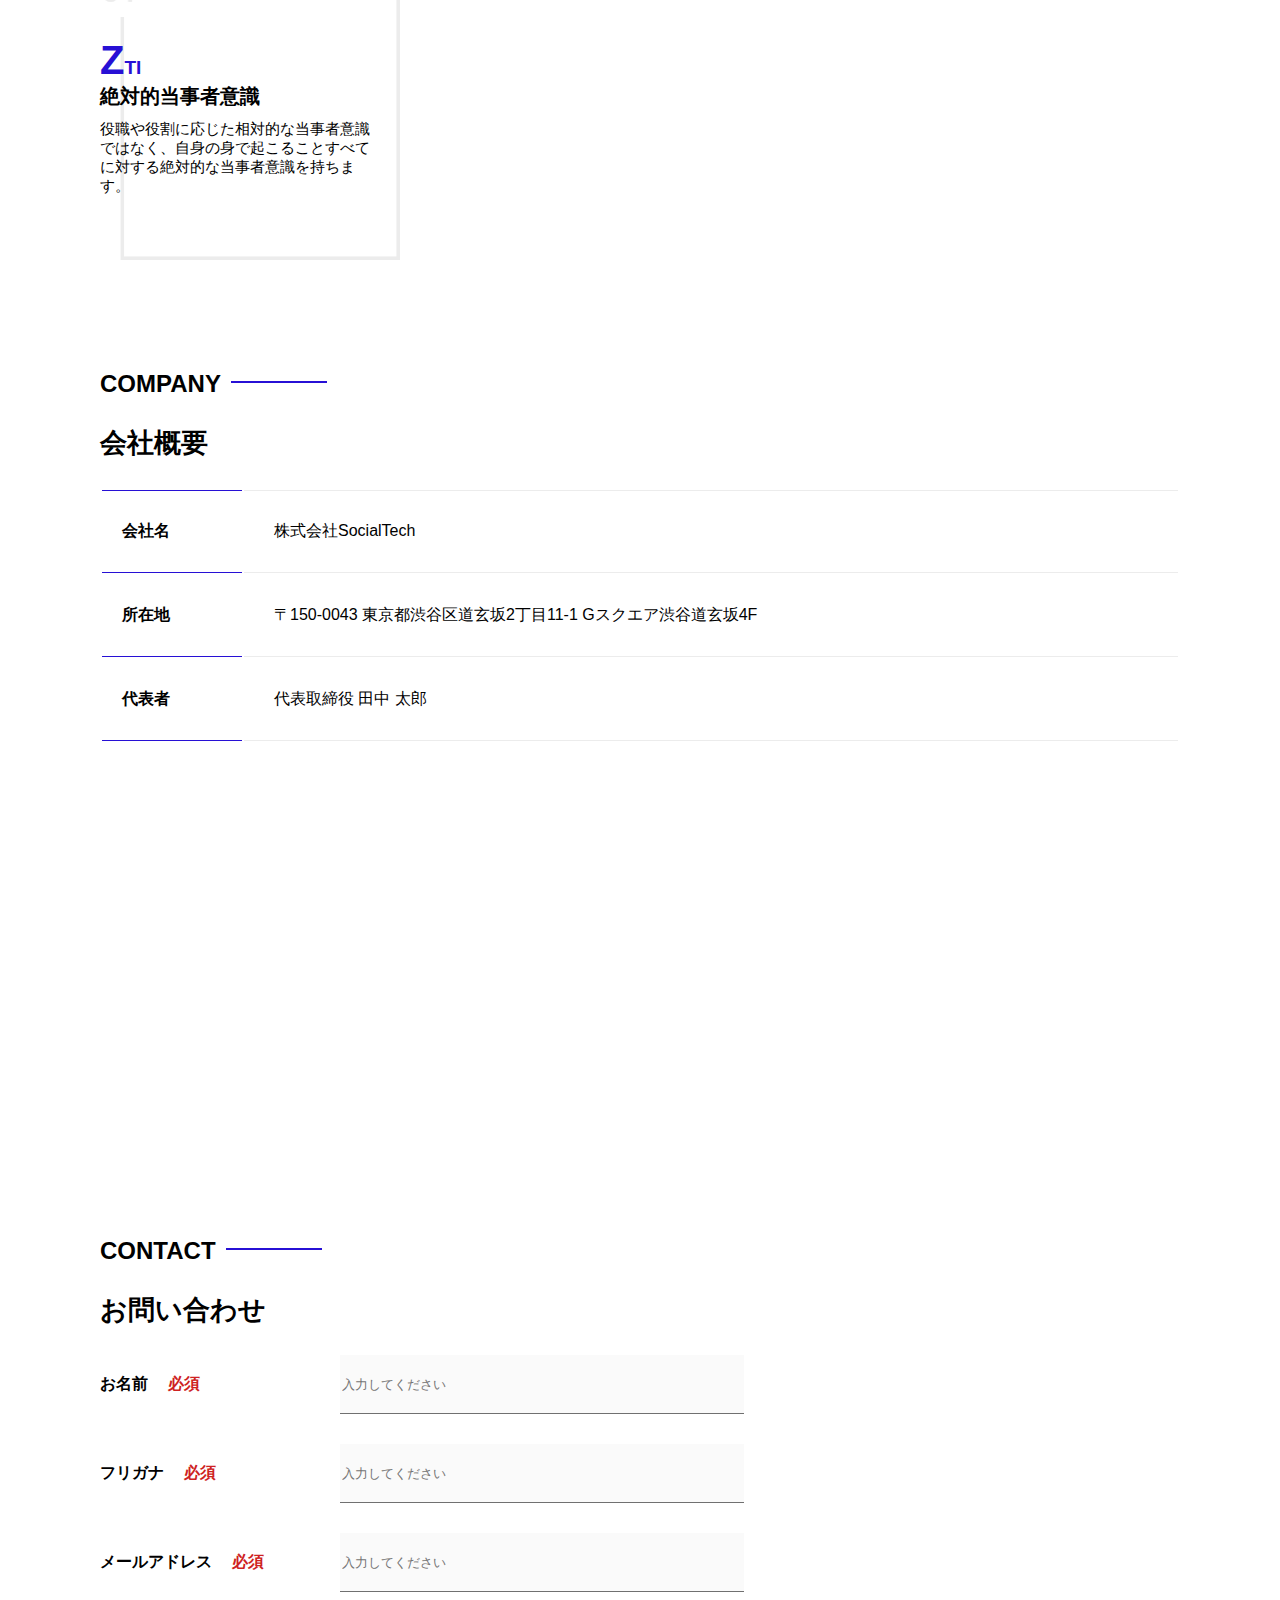
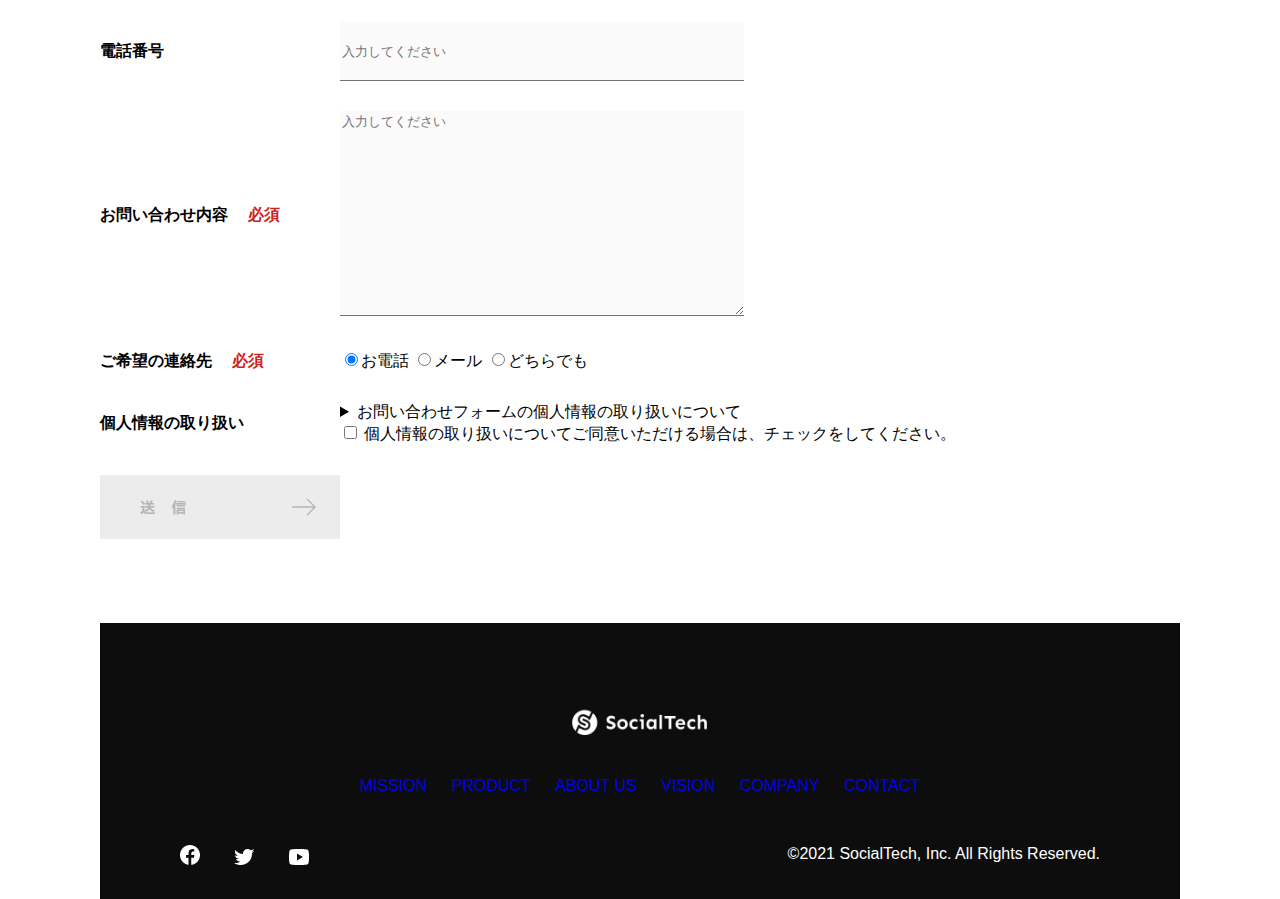
<file: socialtech/index.html>
<!DOCTYPE html>
<html>
<head>
  <meta charset="UTF-8">
  <meta name="description" content="SocialTechはEdTech業界のリーディングカンパニーを目指します。">
  <title>SocialTech</title>
  <meta name="viewport" content="width=device-width,initial-scale=1.0">
  <link rel="stylesheet" href="style.css">
</head>
<body>
  <header>
    <a href="index.html" id="logo"><img src="images/logo.png" alt="トップページに戻る"></a>

    <nav id="nav-pc">
      <a href="mission.hyml">MISSION</a>
      <a href="product.html">PRODUCT</a>
      <a href="index.html#aboutus">ABOUT</a>
      <a href="index.html#vision">VISION</a>
      <a href="index.html#company">COMPANY</a>
      <a href="index.html#contact">CONTACT</a>
    </nav>
<!--スマホ用-->
    
    <img id="menu-sp" src="images/button-menu.png" alt="ナビゲーションを開く" onclick="document.getElementById('nav-sp').style.display = 'block'">
    <nav id="nav-sp">
      <img id="close" src="images/button-close.png" alt="ナビゲーションを閉じる" onclick=" document.getElementById('nav-sp').style.display = 'none'">
      <a id="logo-sp" href="index.html" onclick="document.getElementById('nav-sp').style.display = 'none'">
      <img src="images/logo-sp.png" alt="トップページに戻る"></a>
      <a class="menu" href="mission.html" onclick="document.getElementById('nav-sp').style.display = 'none'">MISSION</a>  
      <a class="menu" href="product.html" onclick="document.getElementById('nav-sp').style.display = 'none'">PRODUCT</a>
      <a class="menu" href="index.html#aboutus" onclick="document.getElementById('nav-sp').style.display = 'none'">ABOUT US</a>
      <a class="menu" href="index.html#vision" onclick="document.getElementById('nav-sp').style.display = 'none'">VISION</a>
      <a class="menu" href="index.html#company" onclick="document.getElementById('nav-sp').style.display = 'none'">COMPANY</a>
      <a class="menu" href="index.html#contact" onclick="document.getElementById('nav-sp').style.display = 'none'">CONTACT</a>
      <div id="sns">
        <a href="https://www.facebook.com/sejuku2013"><img src="images/button-facebook.png" alt="Facebookのリンク"></a>
        <a href="https://twitter.com/samuraijuku"><img src="images/button-twitter.png" alt="Twitterのリンク"></a>
        <a href="https://www.youtube.com/channel/UCCFOQO5aDK0xXam4cUQXT8g"><img src="images/button-youtube.png" alt="YouTubeのリンク"></a>
      </div>
    </nav>
    <!--スマホ用-->
  </header>
   <main>
    <article>
      <section id="main-visual">
        <div id="main-message">
          <h1>WORLD PEACE</h1>
          <p>IT教育で世界平和を実現する</p>
        </div>
        <img src="images/index/index-main.png" alt="PCの周りに集まる多国籍の仲間たち">
        </section>
        <section id="mission">
          <h2 class="index-h2">MISSION</h2>
          <div id="mission-flex">
            <div>
              <img id="mission-photo" src="images/index/index-mission.png" alt="屋外のベンチで写真を撮影する外国籍の仲間たち">
              <h3>世界平和の実現</h3>
              <p>人類の悲願である世界平和。世界平和を脅かす様々な社会問題を解決するためには、イノベーションをどんどん起こしていく必要があります。SocialTechは、プログラミング教育を通してイノベーターを輩出することで、世界平和という大きなテーマに挑んでいきます。
                </p>
            </div>
            <div>
              <img id="s2dgs" src="images/index/s2dgs.png" alt="S2DGs">
              <h3>世界平和の実現</h3>
              <p>
                国連が掲げる「Sustainable Development Goals（持続可能な開発目標）」に含まれる17つのグローバル目標のうち、以下の5つの目標の実現をミッションとしてサービスを展開しています。
              </p>
              <a href="mission.html">
                <img src="images/button-more.png" alt="もっとみる">
              </a>
            </div>
          </div>
      </section>
      <section id="product">
        <h2 class="index-h2">PRODUCT</h2>
        <div>
          <div id="product-left">
            <div>
              <img class="product-photo" src="images/index/index-mantoman.png" alt="PCでコードを書く男性">
              <div class="product-explain">
                <span>MAN TO MAN</span>
                <h3>プログラミング教育</h3>
                <p>2013年より日本で唯一の専属講師によるマンツーマンのプログラミングレッスンを開始。AI/人工知能やウェブデザインの学習も可能です。</p>
              </div>
            </div>
            <div>
              <img class="product-photo" src="images/index/index-career.png" alt="笑顔で話し合う2人の男性">
              <div class="product-explain">
                <span>CAREER</span>
                <h3>人材紹介事業</h3>
                <p>エンジニアへの転職に特化した履歴書や職務経歴書のアドバイスや面接対策を行い、豊富な求人の中から最適なキャリア選択を支援します。</p>
              </div>
            </div>
            </div>
          <div id="product-right">
            <div>
              <img class="product-photo" src="images/index/index-media.png" alt="スマートフォンを操作する人">
              <div class="product-explain">
                <span>MEDIA</span>
                <h3>プログラミング学習メディア</h3>
                <p>月間200万人に読まれる日本最大級のプログラミング学習サイト「SocialTech Blog」やYouTubeチャンネルにて学習情報を発信しています。</p>
           </div>
           </div>
           <div>
            <img class="product-photo" src="images/index/index-b2b.png" alt="講演中の男性とそれを聴く人々">
            <div class="product-explain">
              <span>B2B</span>
              <h3>法人研修事業</h3>
              <p>社員のスキルアップ・資格取得・福利厚生を目的としたプログラミング法人研修。貴社の事業モデルに合わせた研修内容の提案を致します。</p>
            </div>
           </div>
            </div>
          </div>
          <div>
            <a id="product-more" href="product.html">
              <img src="images/button-more.png" alt="もっとみる">
            </a>
        </div>
      </section>
      <section id="aboutus">
        <h2 class="index-h2">ABOUT US</h2>
        <h3>3つの組織文化</h3>
        <div>
          <table class="culture-table">
            <tr>
              <td>
                <span class="culture-num">01</span>
              </td>
              <td>
                <span class="culture-en">FLEXIBLE</span>
                <span class="culture-jp">フレキシブル</span>
              </td>
            </tr>
            <tr>
              <td>
              </td>
              <td>
                <p class="culture-description">
                  リモートワーク、フルフレックス、副業推奨など1人1人が最大限のパフォーマンスを発揮できる柔軟な働き方を促進しています。

                </p>
              </td>
            </tr>
            <tr>
              <td>
                <span class="culture-num">02</span>
              </td>
              <td>
                <span class="culture-en">TEAL</span>
                <span class="culture-jp">ティール</span>
              </td>
            </tr>
            <tr>
              <td>
              </td>
              <td>
                <p class="culture-description">
                  会社全体を1つの生命体として捉え、お互いが深く結びついた一階層型
                  組織として部署・チーム関係なく課題解決をできる組織を目指しています。
                </p>
              </td>
            </tr>
            <tr>
              <td>
                <span class="culture-num">03</span>
              </td>
              <td>
                <span class="culture-en">SELF REALIZATION</span>
                <span class="culture-jp">自己実現</span>
              </td>
            </tr>
            <tr>
              <td>
              </td>
              <td>
                <p class="culture-description">
                  クオーター毎に経営・部署・個人ごとにOKRを設定し個人のキャリアと
                  会社の目指す方向の軌道修正を行っております。
                </p>
              </td>
            </tr>
          </table>
          <img class="culture-img" src="images/index/index-aboutus1.png" alt="笑顔で話し合う2人の女性">
        </div>
        <img class="culture-img2" src="images/index/index-aboutus2.png" alt="笑顔で話し合う3人の男女">
      </section>
      
      <section id="vision">
        <h2 class="index-h2">VISION</h2>
        <h3>7つの行動指針</h3>
        <div>
          <div class="vision-box">
            <img src="images/index/vision-01.png" alt="01">
            <span>
              <h4>CUSTOMER IS BOSS</h4>
              <h5>あなたのボスは顧客である</h5>
              <p>私たちは常にお客様志向で行動し、お客様を喜ばせ、期待値を超えた感動を提供することを大切にします。</p>
            </span>
          </div>
          <div class="vision-box">
            <img src="images/index/vision-02.png" alt="02">
            <span>
              <h4>MOVE FAST</h4>
              <h5>早さは価値</h5>
              <p>素早く試し、素早く実行することで新しい気付きや発見を見つけていきます。</p>
            </span>
          </div>
          <div class="vision-box">
            <img src="images/index/vision-03.png" alt="03">
            <span>
              <h4>IMPACT DRIVEN</h4>
              <h5>作業するのは仕事ではない</h5>
              <p>問題から考え、成果とは何かを考え続け、インパクトのある成果を生むために仕事をしていきます。</p>
            </span>
          </div>
          <div class="vision-box">
            <img src="images/index/vision-04.png" alt="04">
            <span>
              <h4>SAVE TIME, SAVE MONEY</h4>
              <h5>浪費は命取りになる</h5>
              <p>少ないコストでできる方法を考えます。お金だけでなく、人の時間をいただいている自覚を持ち、あらゆるリソースを有意義に活用します。</p>
            </span>
          </div>
          <div class="vision-box">
            <img src="images/index/vision-05.png" alt="05">
            <span>
              <h4>BE GENTLE</h4>
              <h5>「優しくない」をなくす</h5>
              <p>社会をすこしずつ優しくしていきます。自分、家族、同僚、顧客、他人、全ての人に優しくいることを心がけます。</p>
            </span>
          </div>
          <div class="vision-box">
            <img src="images/index/vision-06.png" alt="06">
            <span>
              <h4>ABC</h4>
              <h5>当たり前の事をバカにせずにちゃんとやる</h5>
              <p>礼儀、健康、嘘をつかない。当たり前の事が出来ているかを常に自問し、当たり前の基準を高く持って行動します。</p>
            </span>
          </div>
          <div class="vision-box">
            <img src="images/index/vision-07.png" alt="07">
            <span>
              <h4>ZTI</h4>
              <h5>絶対的当事者意識</h5>
              <p>役職や役割に応じた相対的な当事者意識ではなく、自身の身で起こることすべてに対する絶対的な当事者意識を持ちます。</p>
            </span>
          </div>

        </div>
      </section>
      <section id="company">
        <h2 class="index-h2">COMPANY</h2>
        
        <h3>会社概要</h3>
        <table id="company-table">
          <tr>
            <th class="tableheader-first">会社名</th>
            <td class="cell-first">株式会社SocialTech</td>
          </tr>
          <tr>
            <th class="tableheader">所在地</th>
            <td class="cell">〒150-0043 東京都渋谷区道玄坂2丁目11-1 Gスクエア渋谷道玄坂4F</td>
          </tr>
          <tr>
          <th class="tableheader">代表者</th>
          <td class="cell">代表取締役 田中 太郎</td>
          </tr>
        </table>
        <iframe
         src="https://www.google.com/maps/embed?pb=!1m18!1m12!1m3!1d3241.7759544892483!2d139.69399665123464!3d35.65789123876098!2m3!1f0!2f0!3f0!3m2!1i1024!2i768!4f13.1!3m3!1m2!1s0x60188caa0042e8d1%3A0xba130bea826a7aa2!2z44CSMTUwLTAwNDMg5p2x5Lqs6YO95riL6LC35Yy66YGT546E5Z2C77yS5LiB55uu77yR77yR4oiS77yR!5e0!3m2!1sja!2sjp!4v1636872991912!5m2!1sja!2sjp"
         style="border: 0;" allowfullscreen="" loading="lazy"></iframe>
      </section>
      <section id="contact">
        <h2 class="index-h2">CONTACT</h2>
        <h3>お問い合わせ</h3>
        <form action="https://api.staticforms.xyz/submit" method="post">
        <input type="text" name="honeypot" style="display: none;">
        <input type="hidden" name="accessKey" value="6215db23-e865-4aac-bff2-e79c08f2e229">
        <input type="hidden" name="subject" value="お問い合わせフォーム" />
        <input type="hidden" name="replyTo" value="ossi0530@icloud.com">
        <input type="hidden" name="redirectTo" value="">
          <div>
            <div class="contact-heading">
              <label class="contact-label">お名前<span class="contact-span">必須</span></label>
            </div>
            <div>
              <input type="text" name="name" placeholder="入力してください" class="contact-textbox">
              </div>
            </div>
            <div>
              <div class="contact-heading">
                <label class="contact-label">フリガナ<span class="contact-span">必須</span></label>
              </div>
              <div>
                <input type="text" name="hurigana" placeholder="入力してください" class="contact-textbox">
              </div>
            </div>
            <div>
              <div class="contact-heading">
                <label class="contact-label">メールアドレス<span class="contact-span">必須</span></label>
              </div>
              <div>
                <input type="text" name="email" placeholder="入力してください" class="contact-textbox">
              </div>
            </div>
            <div>
              <div class="contact-heading">
                <label class="contact-label">電話番号</label>
              </div>
              <div>
                <input type="text" name="tel" placeholder="入力してください" class="contact-textbox">
              </div>
            </div>
            <div>
              <div class="contact-heading">
                <label class="contact-label">お問い合わせ内容<span class="contact-span">必須</span></label>
              </div>
            <div>
              <textarea class="contact-textarea" placeholder="入力してください" name="massage"></textarea>
            </div>
          </div>
          <div>
            <div class="contact-heading">
              <label class="contact-label">ご希望の連絡先<apan class="contact-span">必須</apan></label>
              </div>
              <div>
              <input class="radiobutton" type="radio" value="tel" name="contact" checked><label>お電話</label>
              <input class="radiobutton" type="radio" value="mail" name="contact"><label>メール</label>
              <input class="radiobutton" type="radio" value="both" name="contact"><label>どちらでも</label>
            </div>
          </div>
          <div>
            <div class="contact-heading">
              <label class="contact-label">個人情報の取り扱い</label>
            </div>
            <div>
              <details>
                <summary>お問い合わせフォームの個人情報の取り扱いについて</summary>
                <div>
                  <span>1.組織の名称又は氏名</span><br>
                  株式会社SocialTech<br><br>
                  <span>2.個人情報保護管理者（若しくはその代理人）の氏名又は職名、所属及び連絡先
                    鈴木 一郎 コーポレート部</span><br>
                    メールアドレス:support@socialtech.net<br>
                    TEL:03-xxxx-xxxx<br>
                  <span>3.個人情報の利用目的</span><br>
                  ・本サービス及び本サービスに関連する情報の提供又はそれらに関する連絡のため<br>
                  ・ユーザーの本人確認のため<br>
                  ・当社サービスのご案内のため<br>
                  ・当社の商品等の広告または宣伝（電子メールによるものを含むものとします。）<br><br>
                  <span>4.個人情報の取り扱い業務の委託</span><br>
                  個人情報の取扱業務の全部または一部を外部に業務委託する場合があります。<br>
                  その際、弊社は、個人情報を適切に保護できる管理体制を敷き実行していることを条件として<br>
                  委託先を厳選したうえで、機密保持契約を委託先と締結し、お客様の個人情報を厳密に管理させます。<br><br>
                  <span>5.個人情報の開示等の請求</span><br>
                  お客様は、弊社に対してご自身の個人情報の開示等（利用目的の通知、開示、内容の訂正・追加・削除、利用の停止または消去、第三者への提供の停止）に関して、当社問合わせ窓口に申し出ることができます。<br>
                  その際、弊社はお客様ご本人を確認させていただいたうえで、合理的な期間内に対応いたします。<br><br>
                  なお、個人情報に関する弊社問合わせ先は、次の通りです。<br><br>
                  株式会社SocialTech 個人情報問合せ窓口<br>
                  〒150-0043 東京都渋谷区道玄坂2丁目11-1 Ｇスクエア渋谷道玄坂 4F<br>
                  メールアドレス:support@socialtech.net TEL:03-xxxx-xxxx<br><br>
                  <span>6.個人情報を提供されることの任意性について</span><br><br>
                  お客様がご自身の個人情報を弊社に提供されるか否かは、お客様のご判断によりますが、もしご提供されない場合には、適切なサービスが提供できない場合がありますので予めご了承ください。
                </div>
              </details>
              <input type="checkbox" name="agree">
              <span>個人情報の取り扱いについてご同意いただける場合は、チェックをしてください。</span>
            </div>
          </div>
          <input type="image" src="images/button-submit.png" alt="送信する">
        </form>
      </section>
    </article>
    <footer>
      <div id="footer-logo">
        <img src="images/logo-sp.png" alt="SocialTech">
      </div>
      <div id="footer-link">
        <a href="mission.html">MISSION</a>
        <a href="product.html">PRODUCT</a>
        <a href="index.html#aboutus">ABOUT US</a>
        <a href="index.html#vision">VISION</a>
        <a href="index.html#company">COMPANY</a>
        <a href="index.html#contact">CONTACT</a>
      </div>
      <div id="sns-footer">
      <a href="https://www.facebook.com/sejuku2013"><img src="images/button-facebook.png" alt="acebookのリンク"></a>
      <a href="https://twitter.com/samuraijuku"><img src="images/button-twitter.png" alt="Twitterのリンク"></a>
      <a href="https://www.youtube.com/channel/UCCFOQO5aDK0xXam4cUQXT8g"><img src="images/button-youtube.png" alt="YouTubeのリンク"></a>
      <span id="copyright">&copy;2021 SocialTech, Inc. All Rights Reserved. </span>
      </div>
    </footer>
   </main>
  
</body>
</html>
</file>
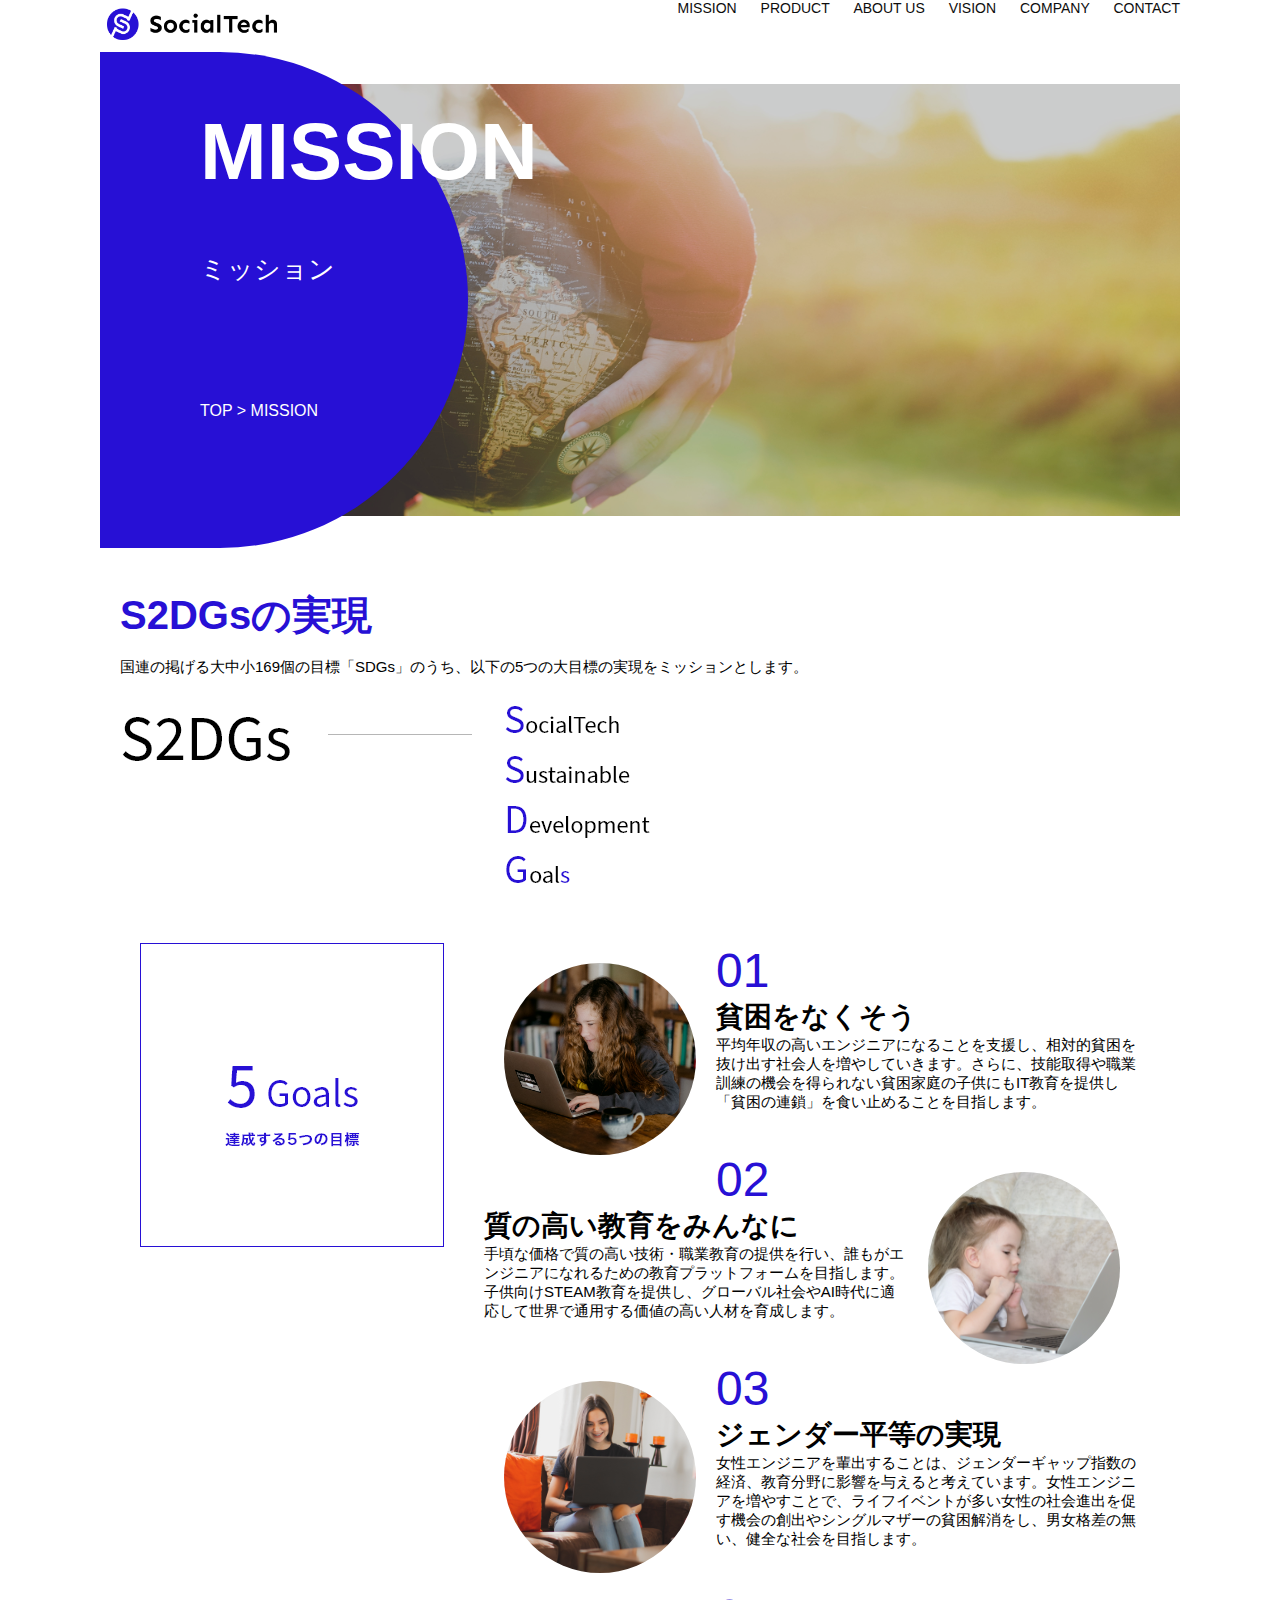
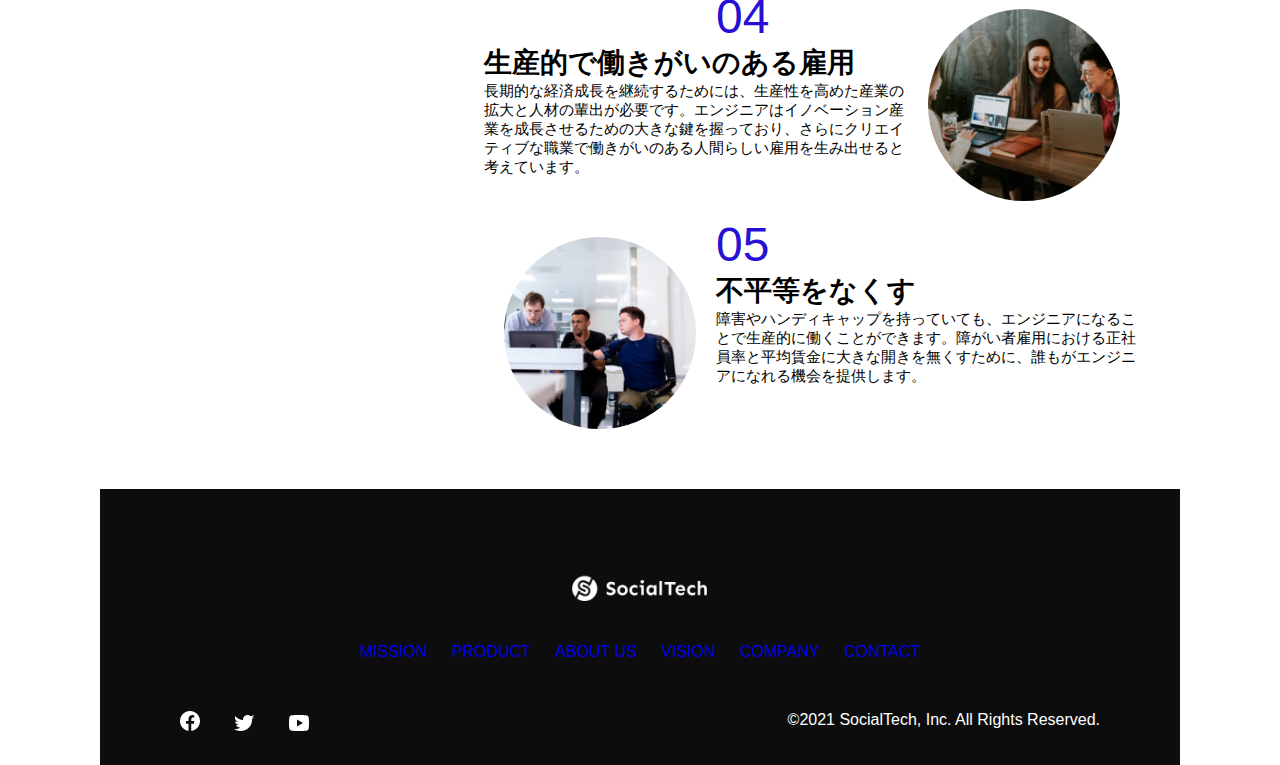
<file: socialtech/mission.html>
<!DOCTYPE html>
<html>
<head>
  <title>SocialTech - MISSION ミッション -</title>
  <meta charset="UTF-8">
  <mate name="description" content="SocialTechが目指す5つの目標(S2DGs)"を紹介します>
  <meta name="viewport" content="width=device-width, initial-scale=1.0">
  <link rel="stylesheet" href="style.css">
</head>
<body>
  <header>
    <a href="index.html" id="logo"><img src="images/logo.png" alt="トップページに戻る"></a>
    
    <nav id="nav-pc">
      <a href="mission.html">MISSION</a>
      <a href="product.html">PRODUCT</a>
      <a href="index.html#aboutus">ABOUT US</a>
      <a href="index.html#vision">VISION</a>
      <a href="index.html#company">COMPANY</a>
      <a href="index.html#contact">CONTACT</a>
    </nav>

  <!--スマホ用-->

  <img id="menu-sp" src="images/button-menu.png" alt="ナビゲーションを開く" onclick="document.getElementById('nav-sp').style.display = 'block'">

  <nav id="nav-sp">
    <img id="close" src="images/button-close.png" alt="ナビゲーションを閉じる" onclick="document.getElementById('nav-sp').style.display = 'none'">
    <a id="logo-sp" href="index.html" onclick="document.getElementById('nav-sp').style.display = 'none'"><img
        src="images/logo-sp.png" alt="トップページに戻る"></a>
    <a class="menu" href="mission.html" onclick="document.getElementById('nav-sp').style.display = 'none'">MISSION</a>
    <a class="menu" href="product.html" onclick="document.getElementById('nav-sp').style.display = 'none'">PRODUCT</a>
    <a class="menu" href="index.html#aboutus" onclick="document.getElementById('nav-sp').style.display = 'none'">ABOUT
        US</a>
    <a class="menu" href="index.html#vision"
        onclick="document.getElementById('nav-sp').style.display = 'none'">VISION</a>
    <a class="menu" href="index.html#company"
        onclick="document.getElementById('nav-sp').style.display = 'none'">COMPANY</a>
    <a class="menu" href="index.html#contact"
        onclick="document.getElementById('nav-sp').style.display = 'none'">CONTACT</a>
    <div id="sns">
    <a href="https://www.facebook.com/sejuku2013"><img src="images/button-facebook.png" alt="Facebookのリンク"></a>
    <a href="https://twitter.com/samuraijuku"><img src="images/button-twitter.png" alt="Twitterのリンク"></a>
    <a href="https://www.youtube.com/channel/UCCFOQO5aDK0xXam4cUQXT8g"><img src="images/button-youtube.png" alt="YouTubeのリンク"></a>
   </div>
  </nav>
  </header>

  <main>
   <article>
    <section id="mission-main">
      <div id="mission-title">
      <h1>MISSION</h1>
      <span>ミッション</span>
      <div>TOP > MISSION</div>
      </div>
    </section>
    <section id="mission-s2dgs">
      <h2 class="mission-h2">S2DGsの実現</h2>
      <p>国連の掲げる大中小169個の目標「SDGs」のうち、以下の5つの大目標の実現をミッションとします。</p>
      <img src="images/mission/mission-s2dgs.png" alt="S2DGs">
    </section>
    <section id="mission-5goals">
      <div>
        <img id="s2dgs-image" src="images/mission/mission-5goals.png" alt="5Goals">
      </div>
      <div>
        <div>
          <img class="fivegoals-image-left" src="images/mission/mission-5goals01.png" alt="PCを操作する女の子">
          <span class="fivegoals-number">01</span>
          <h3 class="fivegoals-h3">貧困をなくそう</h3>
          <p class="fivegoals-p">平均年収の高いエンジニアになることを支援し、相対的貧困を抜け出す社会人を増やしていきます。さらに、技能取得や職業訓練の機会を得られない貧困家庭の子供にもIT教育を提供し「貧困の連鎖」を食い止めることを目指します。</p>
        </div>

        <div>
          <img class="fivegoals-image-right" src="images/mission/mission-5goals02.png" alt="PCを見つめる小さい女の子">
          <span class="fivegoals-number">02</span>
          <h3 class="fivegoals-h3">質の高い教育をみんなに</h3>
          <p class="fivegoals-p">手頃な価格で質の高い技術・職業教育の提供を行い、誰もがエンジニアになれるための教育プラットフォームを目指します。子供向けSTEAM教育を提供し、グローバル社会やAI時代に適応して世界で通用する価値の高い人材を育成します。</p>
        </div>

        <div>
          <img class="fivegoals-image-left" src="images/mission/mission-5goals03.png" alt="PCを操作する女性">
          <span class="fivegoals-number">03</span>
          <h3 class="fivegoals-h3">ジェンダー平等の実現</h3>
          <p class="fivegoals-p">女性エンジニアを輩出することは、ジェンダーギャップ指数の経済、教育分野に影響を与えると考えています。女性エンジニアを増やすことで、ライフイベントが多い女性の社会進出を促す機会の創出やシングルマザーの貧困解消をし、男女格差の無い、健全な社会を目指します。</p>
        </div>

        <div>
          <img class="fivegoals-image-right" src="images/mission/mission-5goals04.png" alt="笑顔で話し合う3人の男女">
          <span class="fivegoals-number">04</span>
          <h3 class="fivegoals-h3">生産的で働きがいのある雇用</h3>
          <p class="fivegoals-p">長期的な経済成長を継続するためには、生産性を高めた産業の拡大と人材の輩出が必要です。エンジニアはイノベーション産業を成長させるための大きな鍵を握っており、さらにクリエイティブな職業で働きがいのある人間らしい雇用を生み出せると考えています。</p>
        </div>

        <img class="fivegoals-image-left" src="images/mission/mission-5goals05.png" alt="障害を持つ男性が生き生きと働く様子">
        <span class="fivegoals-number">05</span>
        <h3 class="fivegoals-h3">不平等をなくす</h3>
        <p class="fivegoals-p">障害やハンディキャップを持っていても、エンジニアになることで生産的に働くことができます。障がい者雇用における正社員率と平均賃金に大きな開きを無くすために、誰もがエンジニアになれる機会を提供します。</p>
      </div>
    </section>
   </article>
  <footer>
    <div id="footer-logo">
    <img src="images/logo-sp.png" alt="SocialTech">
     </div>
    <div id="footer-link">
     <a href="mission.html">MISSION</a>
     <a href="product.html">PRODUCT</a>
     <a href="index.html#aboutus">ABOUT US</a>
     <a href="index.html#vision">VISION</a>
     <a href="index.html#company">COMPANY</a>
     <a href="index.html#contact">CONTACT</a>
    </div>
    <div id="sns-footer">
     <a href="https://www.facebook.com/sejuku2013"><img src="images/button-facebook.png" alt="Facebookのリンク"></a>
     <a href="https://twitter.com/samuraijuku"><img src="images/button-twitter.png" alt="Twitterのリンク"></a>
     <a href="https://www.youtube.com/channel/UCCFOQO5aDK0xXam4cUQXT8g"><img src="images/button-youtube.png" alt="YouTubeのリンク"></a>
     <span id="copyright">&copy;2021 SocialTech, Inc. All Rights Reserved. </span>
    </div>
    </footer>
    </main>
  
</body>
</html>
</file>
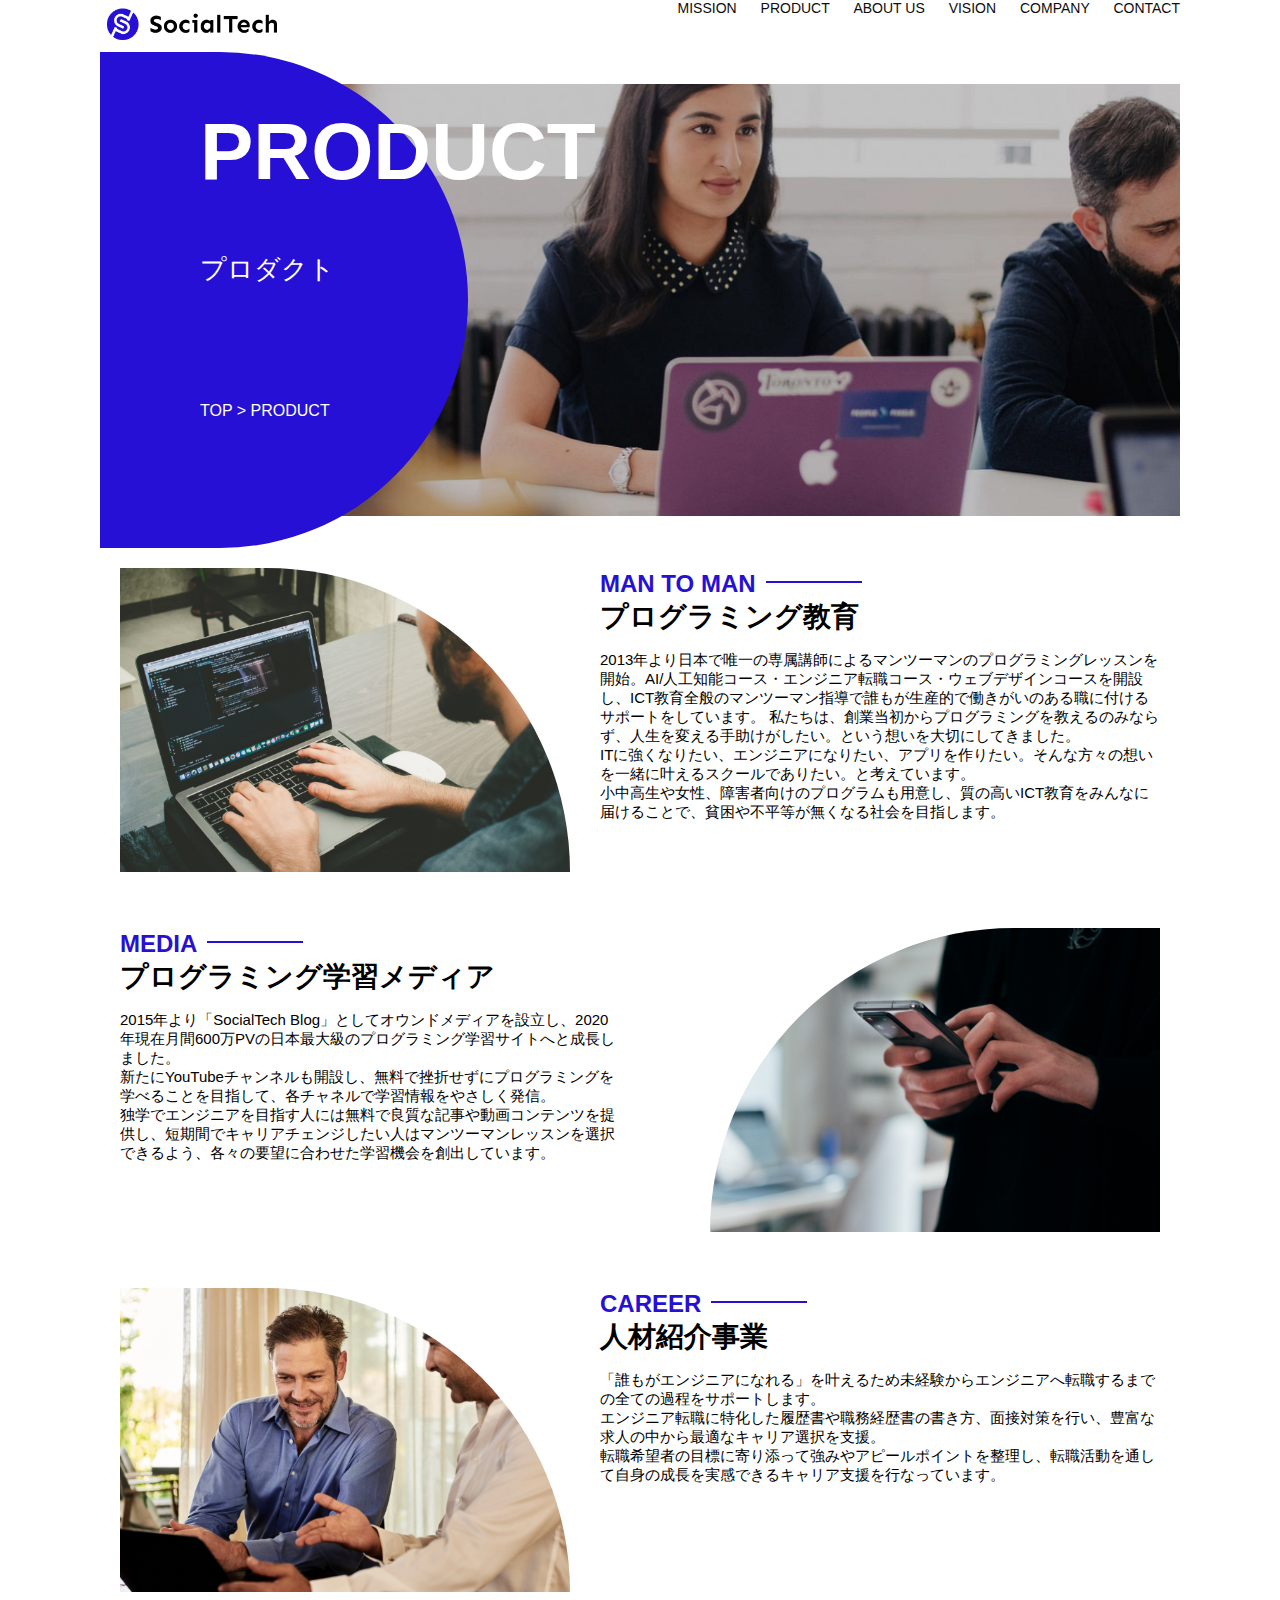
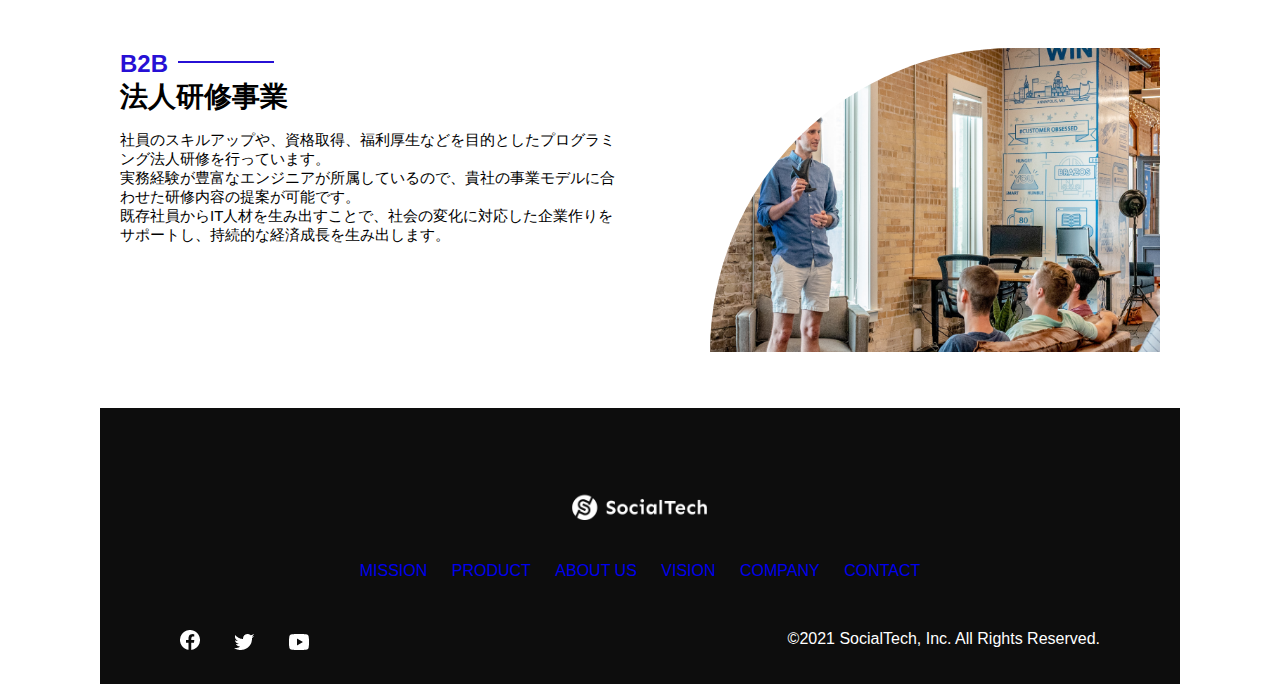
<file: socialtech/product.html>
<!DOCTYPE html>
  <html>
  <head>
    <title>SocialTech -PRODUCT プロダクト-</title>
    <meta charset="UTF-8">
    <meta name="description" content="SocialTechの4つのプロダクトを紹介します">
    <meta name="viewport" content="width=device-width, initial-scale=1.0">
    <link rel="stylesheet" href="style.css">
  </head>

  <body>
      <!-- ヘッダー -->
        <header>
      <!-- ロゴ -->
         <a href="index.html" id="logo"><img src="images/logo.png" alt="トップページに戻る"></a>
     
      <!-- PC用ナビゲーション -->
         <nav id="nav-pc">
           <a href="mission.html">MISSION</a>
           <a href="product.html">PRODUCT</a>
           <a href="index.html#aboutus">ABOUT US</a>
           <a href="index.html#vision">VISION</a>
           <a href="index.html#company">COMPANY</a>
           <a href="index.html#contact">CONTACT</a>
         </nav>

         <img id="menu-sp" src="images/button-menu.png" alt="ナビゲーションを開く" onclick="document.getElementById('nav-sp').style.display = 'block'">
  
      <!-- スマホ用ナビゲーション -->
      <nav id="nav-sp">
        <img id="close" src="images/button-close.png" alt="ナビゲーションを閉じる" onclick="document.getElementById('nav-sp').style.display = 'none'">
        <a id="logo-sp" href="index.html" onclick="document.getElementById('nav-sp').style.display = 'none'"><img
            src="images/logo-sp.png" alt="トップページに戻る"></a>
        <a class="menu" href="mission.html" onclick="document.getElementById('nav-sp').style.display = 'none'">MISSION</a>
        <a class="menu" href="product.html" onclick="document.getElementById('nav-sp').style.display = 'none'">PRODUCT</a>
        <a class="menu" href="index.html#aboutus" onclick="document.getElementById('nav-sp').style.display = 'none'">ABOUT
          US</a>
        <a class="menu" href="index.html#vision"
          onclick="document.getElementById('nav-sp').style.display = 'none'">VISION</a>
        <a class="menu" href="index.html#company          onclick="document.getElementById('nav-sp').style.display = 'none'">COMPANY</a>
        <a class="menu" href="index.html#contact"
          onclick="document.getElementById('nav-sp').style.display = 'none'">CONTACT</a>
        <div id="sns">
          <a href="https://www.facebook.com/sejuku2013"><img src="images/button-facebook.png" alt="Facebookのリンク"></a>
          <a href="https://twitter.com/samuraijuku"><img src="images/button-twitter.png" alt="Twitterのリンク"></a>
          <a href="https://www.youtube.com/channel/UCCFOQO5aDK0xXam4cUQXT8g"><img src="images/button-youtube.png" alt="YouTubeのリンク"></a>
        </div>
      </nav>
      </header>
    <main>
      <article>
        <section id="product-main">
          <div id="product-title">
            <h1>PRODUCT</h1>
            <span>プロダクト</span>
            <div>TOP > PRODUCT</div>
          </div>
        </section>
        <section class="product-section1">
          <img src="images/product/product-mantoman.png" alt="PCでコードを書く男性">
             <div>
                <h2 class="product-h2">MAN TO MAN</h2>
                <h3 class="product-h3">プログラミング教育</h3>
                <p>
                  2013年より日本で唯一の専属講師によるマンツーマンのプログラミングレッスンを開始。AI/人工知能コース・エンジニア転職コース・ウェブデザインコースを開設し、ICT教育全般のマンツーマン指導で誰もが生産的で働きがいのある職に付けるサポートをしています。
                  私たちは、創業当初からプログラミングを教えるのみならず、人生を変える手助けがしたい。という想いを大切にしてきました。<br>ITに強くなりたい、エンジニアになりたい、アプリを作りたい。そんな方々の想いを一緒に叶えるスクールでありたい。と考えています。<br>小中高生や女性、障害者向けのプログラムも用意し、質の高いICT教育をみんなに届けることで、貧困や不平等が無くなる社会を目指します。
                </p>
             </div>
          </section>
          <section class="product-section2">
              <div>
                <h2 class="product-h2">MEDIA</h2>
                  <h3 class="product-h3">プログラミング学習メディア</h3>
                  <p>2015年より「SocialTech
                     Blog」としてオウンドメディアを設立し、2020年現在月間600万PVの日本最大級のプログラミング学習サイトへと成長しました。<br>新たにYouTubeチャンネルも開設し、無料で挫折せずにプログラミングを学べることを目指して、各チャネルで学習情報をやさしく発信。<br>独学でエンジニアを目指す人には無料で良質な記事や動画コンテンツを提供し、短期間でキャリアチェンジしたい人はマンツーマンレッスンを選択できるよう、各々の要望に合わせた学習機会を創出しています。
                  </p>
               </div>
                <img src="images/product/product-media.png" alt="スマートフォンを操作する人">
              </section>
              <section class="product-section1">
                 <img src="images/product/product-career.png" alt="笑顔で話し合う2人の男性">
                 <div>
                 <h2 class="product-h2">CAREER</h2>
                 <h3 class="product-h3">人材紹介事業</h3>
                  <p>
                  「誰もがエンジニアになれる」を叶えるため未経験からエンジニアへ転職するまでの全ての過程をサポートします。<br>エンジニア転職に特化した履歴書や職務経歴書の書き方、面接対策を行い、豊富な求人の中から最適なキャリア選択を支援。<br>転職希望者の目標に寄り添って強みやアピールポイントを整理し、転職活動を通して自身の成長を実感できるキャリア支援を行なっています。<br>
                 </p>
                </div>
              </section>
              <section class="product-section2">
               <div>
                <h2 class="product-h2">B2B</h2>
                <h3 class="product-h3">法人研修事業</h3>
                <p>社員のスキルアップや、資格取得、福利厚生などを目的としたプログラミング法人研修を行っています。<br>実務経験が豊富なエンジニアが所属しているので、貴社の事業モデルに合わせた研修内容の提案が可能です。<br>既存社員からIT人材を生み出すことで、社会の変化に対応した企業作りをサポートし、持続的な経済成長を生み出します。</p>
              </div>
                <img src="images/product/product-b2b.png" alt="講演中の男性とそれを聴く人々">
              </section>
              </article>
              <footer>
               <div id="footer-logo">
                  <img src="images/logo-sp.png" alt="SocialTech">
                </div>
                <div id="footer-link">
                  <a href="mission.html">MISSION</a>
                  <a href="product.html">PRODUCT</a>
                  <a href="index.html#aboutus">ABOUT US</a>
                  <a href="index.html#vision">VISION</a>
                  <a href="index.html#company">COMPANY</a>
                  <a href="index.html#contact">CONTACT</a>
                </div>
                <div id="sns-footer">
                  <a href="https://www.facebook.com/sejuku2013"><img src="images/button-facebook.png" alt="Facebookのリンク"></a>
                  <a href="https://twitter.com/samuraijuku"><img src="images/button-twitter.png" alt="Twitterのリンク"></a>
                  <a href="https://www.youtube.com/channel/UCCFOQO5aDK0xXam4cUQXT8g"><img src="images/button-youtube.png" alt="YouTubeのリンク"></a>
                  <span id="copyright">&copy;2021 SocialTech, Inc. All Rights Reserved. </span>
                </div>
              </footer>
            </main>
          </body>
          
          </html>
</file>
<file: html-css-kadai_013/style.css>
/* PC、スマホ共通スタイル */
body {
  font-family: "Source Sans Pro", "Hiragino Kaku Gothic ProN", Meiryo, Arial,
    sans-serif;
}

p {
  font-size: 15px;
}

#main-visual>img {
  width: 100%;
}

/*================
PC用のスタイル 
=================*/
@media screen and (min-width: 768px) {
  /* 横幅設定 */
  body {
    max-width: 1080px;
    min-width: 960px;
    margin: 0 auto 0 auto;
  }

  /* ヘッダー */
  header {
    display: flex;
    justify-content: space-between;
  }

  /* ナビゲーションのレイアウト */
  #nav-pc {
    text-align: right;
    font-size: 14px;
    padding-top: 15px;
  }

  /* ナビゲーションのリンクの装飾設定 */
  #nav-pc>a {
    text-decoration: none;
    margin-left: 20px;
  }

  #nav-pc>a:link {
    color: #0d0d0d;
  }

  #nav-pc>a:visited {
    color: #0d0d0d;
  }

  #nav-pc>a:hover {
    color: #0d0d0d;
    text-decoration: underline;
  }

  #nav-pc>a:active {
    color: #0d0d0d;
  }

  #menu-sp {
    display: none;
  }

  #nav-sp {
    display: none;
  }
}

@media screen and (max-width: 767px) {
  
  body {
    min-width: 375px;
    margin: 0;
  }

  #nav-pc {
    display: none;
  }

  #menu-sp {
    float: right;
    padding: 0;
  }

  #nav-sp {
    background-color: #ce933e;
    position: absolute;
    left: o;
    top: 0;
    height: 100%;
    width: 100%;
    display: none;
    z-index: 100;
  }

  #close {
    position: absolute;
    top: 20px;
    right: 20px;
  }

  #logo-sp {
    margin: 80px 0 30px 20px;
  }

  #nav-sp > a {
    display: block;
  }

  #nav-sp > a:link {
    color: #ffffff;
  }

  #nav-sp > a:visited {
    color: #ffffff;
  }

  #nav-sp > a:hover {
    color: #ffffff;
    text-decoration: underline;
  }

  #nav-sp > a:active {
    color: #ffffff;
  }

  #nav-sp > .menu {
    text-decoration: none;
    display: block;
    margin: 0 20px 0 20px;
    height: 44px;
    font-size: 16px;
    background-image: url("images/arrow.png");
    background-repeat: no-repeat;
    background-position: right top;
  }



  
}
</file>
<file: socialtech-kadai_012/style.css>
/* PC、スマホ共通スタイル */
body {
  font-family: "Source Sans Pro", "Hiragino Kaku Gothic ProN", Meiryo, Arial,
    sans-serif;
}

p {
  font-size: 15px;
}

/*================
PC用のスタイル 
=================*/
/* 横幅設定 */
body {
  max-width: 1080px;
  min-width: 960px;
  margin: 0 auto 0 auto;
}

/* ヘッダー */
header {
  display: flex;
  justify-content: space-between;
}

/* ナビゲーションのレイアウト */
#nav-pc {
  text-align: right;
  font-size: 14px;
  padding-top: 15px;
}

/* ナビゲーションのリンクの装飾設定 */
#nav-pc>a {
  text-decoration: none;
  margin-left: 20px;
}

#nav-pc>a:link {
  color: #0d0d0d;
}

#nav-pc>a:visited {
  color: #0d0d0d;
}

#nav-pc>a:hover {
  color: #0d0d0d;
  text-decoration: underline;
}

#nav-pc>a:active {
  color: #0d0d0d;
}

/* メインビジュアル*/
#main-visual {
  position: relative;
  height: 400px;
}

#main-message {
  position: absolute;
  top: 0;
  left: 0;
  background-color: #2710d5;
  color: #ffffff;
  border-radius: 0 0 476px 0;
  max-width: 620px;
  height: 100%;
  width: 100%;
  z-index: 11;
}

#main-message>h1 {
  font-size: 60px;
  font-weight: bold;
  margin: 100px 0 0 50px;
}

#main-message>p {
  font-size: 28px;
  margin: 0 0 0 50px;
}

#main-visual>img {
  max-width: 620px;
  border-radius: 476px 0 0 0;
  position: absolute;
  top: 0;
  right: 0;
  z-index: 10;
}

/* 見出し */
h2 {
  margin: 40px 0 0 0;
}

h2::after {
  content: url("images/line.png");
  margin-left: 10px;
}

h3 {
  font-size: 27px;
}

/* ミッション */
#mission {
  margin: 80px auto 80px auto;
  width: 100%;
}

#mission-flex {
  width: 100%;
  display: flex;
}

#mission-flex>div {
  width: 50%;
  margin: 20px;
}

#mission-photo {
  width: 100%;
}

#s2dgs {
  margin-top: 50px;
}

/* プロダクト */
#product {
  background-color: #fafafa;
  width: 100%;
  margin: 80px 0 80px 0;
  padding: 10px 40px 0px 40px;
}

/* 外枠 */
#product>div {
  margin-top: 40px;
  display: flex;
}

/* 左のカラム */
#product-left {
  width: 50%;
  margin-right: 20px;
}

/* 右のカラム */
#product-right {
  width: 50%;
  margin-left: 20px;
  margin-top: 80px;
}

/* 画像＋説明の枠 */
#product-left>div {
  position: relative;
  height: 480px;
  margin-right: 20px;
}

#product-right>div {
  position: relative;
  height: 480px;
  margin-left: 20px;
}

/* 画像 */
.product-photo {
  width: 100%;
}

/* 説明文の枠 */
.product-explain {
  background-color: #ffffff;
  position: absolute;
  left: 0;
  top: 280px;
  margin: 0 40px 0 40px;
  padding: 20px;
  box-shadow: 5px 5px 10px rgba(0, 0, 0, 0.05);
}

/* 説明文の英語 */
.product-explain>span {
  color: #2710d5;
  font-weight: bold;
  font-size: 16px;
  margin: 0;
}

/* 説明文の見出し */
.product-explain>h3 {
  margin: 5px 0 5px 0;
}

/* 説明文 */
.product-explain>p {
  margin: 0;
}

/* 「もっとみる」ボタン */
#product-more {
  margin: 0 auto -42px auto;
}

/* ABOUT US */
#aboutus {
  margin: 80px auto 80px auto;
}

/* 3つの組織文化と画像を入れる枠 */
#aboutus>div {
  display: flex;
}

/* 画像 */
.culture-img {
  width: 100%;
  align-self: flex-start;
}

.culture-img2 {
  margin-top: 50px;
  width: 100%;
}

/* 3つの組織文化の表 */
.culture-table {
  max-width: 500px;
  margin-right: 50px;
}

/* 番号 */
.culture-num {
  font-size: 80px;
  color: #2710d5;
  margin: 0 20px 0 0;
}

/* 組織文化英語 */
.culture-en {
  color: #2710d5;
  font-weight: bold;
  font-size: 24px;
  display: block;
}

/* 組織文化日本語 */
.culture-jp {
  font-size: 28px;
  font-weight: bold;
}

/* 説明文 */
.culture-description {
  margin: 0;
}

/* ビジョン */
#vision {
  margin: 80px auto 80px auto;
}

/* セクション内の外枠 */
#vision>div {
  width: 100%;
  display: flex;
  justify-content: space-between;
  flex-wrap: wrap;
}

/* 7つの行動指針の枠 */
.vision-box {
  width: 300px;
  height: 300px;
  margin-bottom: 30px;
  position: relative;
}

.vision-box>img {
  width: 100%;
  height: auto;
  position: absolute;
  top: 0;
  left: 0;
  z-index: 30;
}

.vision-box>span {
  position: absolute;
  top: 0;
  left: 0;
  z-index: 31;
  margin-right: 20px;
}

.vision-box>span>h4 {
  color: #2710d5;
  font-size: 19px;
  margin: 80px 0 0 0;
  Ï
}

.vision-box>span>h4::first-letter {
  font-size: 40px;
}

.vision-box>span>h5 {
  font-size: 20px;
  margin: 0 0 0 0;
}

.vision-box>span>p {
  margin: 10px 0 0 0;
}

/* 会社概要 */
#company {
  margin: 80px auto 80px auto;
}

#company-table {
  width: 100%;
}

.tableheader {
  text-align: left;
  padding: 20px;
  border-bottom-color: #2710d5;
  border-bottom-width: 1px;
  border-bottom-style: solid;
  width: 100px;
}

.tableheader-first {
  text-align: left;
  padding: 20px;
  border-bottom-color: #2710d5;
  border-bottom-width: 1px;
  border-bottom-style: solid;
  border-top-color: #2710d5;
  border-top-width: 1px;
  border-top-style: solid;
  width: 100px;
}

.cell {
  padding: 30px;
  border-bottom-color: #ececec;
  border-bottom-width: 1px;
  border-bottom-style: solid;
}

.cell-first {
  padding: 30px;
  border-bottom-color: #ececec;
  border-bottom-width: 1px;
  border-bottom-style: solid;
  border-top-color: #ececec;
  border-top-width: 1px;
  border-top-style: solid;
}

#company>iframe {
  width: 100%;
  height: 368px;
  margin-top: 40px;
}

/* お問い合わせ */
#contact {
  margin: 80px auto 80px auto;
}

/* 外枠 */
#contact>form>div {
  display: flex;
  flex-direction: row;
  flex-wrap: wrap;
  padding-bottom: 30px;
}

/* 左列の見出し */
.contact-heading {
  width: 240px;
  align-self: center;
}

/* 見出しのラベル */
.contact-label {
  font-weight: bold;
}

/* 必須 */
.contact-span {
  color: #ce2222;
  margin: 0 0 0 20px;
  font-weight: bold;
}

/* テキストボックス */
.contact-textbox {
  border-top: 0;
  border-left: 0;
  border-right: 0;
  border-bottom-width: 1px;
  border-bottom-color: #707070;
  border-bottom-style: solid;
  background-color: #fafafa;
  width: 400px;
  height: 56px;
}

/* お問い合わせ内容のテキストエリア */
.contact-textarea {
  border-top: 0;
  border-left: 0;
  border-right: 0;
  border-bottom-width: 1px;
  border-bottom-color: #707070;
  border-bottom-style: solid;
  background-color: #fafafa;
  width: 400px;
  height: 200px;
}

/* 個人情報の取り扱い */
details {
  width: 700px;
}

details>div {
  background-color: #fafafa;
  padding: 20px;
}

details>div>span {
  font-weight: bold;
}

/* フッター */
footer {
  background-color: #0d0d0d;
  text-align: center;
  padding: 80px 80px 30px 80px;
}

#footer-logo {
  margin-bottom: 30px;
}

#footer-link {
  margin-bottom: 50px;
}
#footer-link > a {
  text-decoration: none;
  margin: 10px;
}
#footer-link > a:link {
  color: #ffffff;
}
#footer-link > a:visited {
  color: #ffffff;
}
#footer-link > a:hover {
  color: #ffffff;
  text-decoration: underline;
}
#footer-link > a:active {
  color: #ffffff;
}

#sns-footer {
  text-align: left;
  width: 100%;
}

#sns-footer > a {
  margin-right: 30px;
}

#copyright {
  color: #ffffff;
  float: right;
}

#cases {
  margin: 40px 0 40px 0;
  width: 100%;
}

ul {
  display: flex;
  list-style-type: none;
}

li {
  width: 33%;
  margin: 20px;
}

.case-card {
  background-color: #ffffff;
  min-height: 400px;
  box-shadow: 5px 5px 15px rgba(0,0,0,0.2);
}

.case-img {
  width: 100%;
}

.case-info {
  padding: 10px 10px;
}


.case-name {
  color: #2710d5;
  font-size: 19px;
}

.case-contact {
  font-size: 14px;
}
</file>
<file: socialtech/style.css>
body {
  font-family: "Source Sans Pro", "Hiragino Kaku Gothic ProN", Meiryo, Arial, sans-serif;
}

p {
  font-size: 15px;
}

/* 画面幅が768px以上のとき */
@media screen and (min-width: 768px) {
  /* PC用のスタイルを指定する */

body {
  max-width: 1080px;
  min-width: 960px;
  margin: 0 auto 0 auto;
}

header {
  display: flex;
  justify-content: space-between;
}

#nav-pc {
  text-align: right;
  font-size: 14px;
  padding-left: 15px;
}

#nav-pc > a {
  text-decoration: none;
  margin-left: 20px;
}

#nav-pc > a:link {
  color: #0d0d0d;
}

#nav-pc > a:visited {
  color: #0d0d0d;
}

#nav-pc >a:hover {
  color: #0d0d0d;
  text-decoration: underline;
}

#nav-pc > a:active {
  color: #0d0d0d;
}

#nav-sp,
#menu-sp {
  display: none;
}

#main-visual {
  position: relative;
  height: 400px;
}

#main-message {
  position: absolute;
  top: 0;
  left: 0;
  background-color: #2710d5;
  color: #ffffff;
  border-radius: 0 0 476px 0;
  max-width: 620px;
  height: 100%;
  width: 100%;
  z-index: 11;
}

#main-message > h1 {
  font-size: 60px;
  font-weight: bold;
  margin: 100px 0 0 50px;
}

#main-message > p {
  font-size: 28px;
  margin: 0 0 0 50px;
}

#main-visual > img {
  max-width: 620px;
  border-radius: 476px 0 0 0;
  position: absolute;
  top: 0;
  right: 0;
  z-index: 10;
}

h2 {
  margin: 40px 0 0 0;
}

h2::after {
  content: url("images/line.png");
  margin-left: 10px;
}

h3 {
  font-size: 27px;
}

#mission {
  margin: 80px auto 80px auto;
  width: 100%;
}

#mission-flex {
  width: 100%;
  display: flex;
}

#mission-flex > div {
  width: 50%;
  margin: 20px;
}

#mission-photo {
  width: 100%;
}

#s2dgs {
  margin-top: 50px;
  width: 100%;
}

#product {
  background-color: #fafafa;
  margin: 80px 0 80px 0;
  padding: 10px 40px 0px 40px;
}

#product >div {
  margin-top: 40px;
  display: flex;
}

#product-left {
  width: 50%;
  margin-right: 20px;
}

#product-right {
  width: 50%;
  margin-left: 20px;
  margin-top: 80px;
}

#product-left > div {
  position: relative;
  height: 480px;
  margin-right: 20px;
}

#product-right > div {
  position: relative;
  height: 480px;
  margin-left: 20px;
}

.product-photo {
  width: 100%;
}

.product-explain {
  background-color: #ffffff;
  position: absolute;
  left: 0;
  top: 280px;
  margin: 0 40px 0 40px;
  padding: 20px;
  box-shadow: 5px 5px 10px rgba(0,0,0,0.05);
}

.product-explain > span {
  color: #2710d5;
  font-weight: bold;
  font-size: 16px;
  margin: 0;
}

.product-explain > h3 {
  font-size: 20px;
  margin: 5px 0 5px 0;
}

.product-explain > p {
  font-size: 14px;
  margin: 0;
}

#product-more {
  margin: 0 auto -42px auto;
}

#aboutus {
  margin: 80px auto 80px auto;
}

#aboutus > div {
  display: flex;
}

.culture-img2 {
  margin-top: 50px;
  width: 100%;
}

.sulture-table {
  margin-right: 50px;
}

.culture-num {
  font-size: 80px;
  color: #2710d5;
  margin: 0 20px 0 0;
}

.culture-en {
  color: #2710d5;
  font-weight: bold;
  font-size: 24px;
  display: block;
}

.culture-jp {
  font-size: 28px;
  font-weight: bold;
}

.culture-description {
  margin: 0;
}

#vision {
  margin: 80px auto 80px auto;
}

#vision > div {
  width: 100%;
  display: flex;
  justify-content: space-between;
  flex-wrap: wrap;
}

.vision-box {
  width: 300px;
  height: 300px;
  margin-bottom: 30px;
  position: relative;
}

.vision-box > img {
 width: 100%;
 height: auto;
 position: absolute;
 top: 0;
 left: 0;
 z-index: 30;
}

.vision-box > span {
  position: absolute;
  top: 0;
  left: 0;
  z-index: 31;
  margin-right: 20px;
}

.vision-box > span > h4 {
  color: #2710d5;
  font-size: 19px;
  margin: 80px 0 0 0;
}

.vision-box > span > h4::first-letter {
  font-size: 40px;
}

.vision-box > span > h5 {
  font-size: 20px;
  margin: 0 0 0 0 ;
}

.vision-box > span > p {
  margin: 10px 0 0 0 ;
}

#company {
  margin: 80px auto 80px auto;
}

#company-table {
  width: 100%;
}

.tableheader {
  text-align: left;
  padding: 20px;
  border-bottom-color: #2710d5;
  border-bottom-width: 1px;
  border-bottom-style: solid;
  width: 100px;
}

.tableheader-first {
  text-align: left;
  padding: 20px;
  border-bottom-color: #2710d5;
  border-bottom-width: 1px;
  border-bottom-style: solid;
  border-top-color: #2710d5;
  border-top-width: 1px;
  border-top-style: solid;
  width: 100px;
}

.cell {
  padding: 30px;
  border-bottom-color: #ececec;
  border-bottom-width: 1px;
  border-bottom-style: solid;
}

.cell-first {
  padding: 30px;
  border-bottom-color: #ececec;
  border-bottom-width: 1px;
  border-bottom-style: solid;
  border-top-color: #ececec;
  border-top-width: 1px;
  border-top-style: solid;
}

#company > iframe {
  width: 100%;
  height: 368px;
  margin-top: 40px;
}

#contact {
  margin: 80px auto 80px auto;
}

#contact > form > div {
  display: flex;
  flex-direction: row;
  flex-wrap: wrap;
  padding-bottom: 30px;
}

.contact-heading {
  width: 240px;
  align-self: center;
}

.contact-label {
  font-weight: bold;
}

.contact-span {
  color: #ce2222;
  margin: 0 0 0 20px;
  font-weight: bold;
}

.contact-textbox {
  border-top: 0;
  border-left: 0;
  border-right: 0;
  border-bottom-width: 1px;
  border-bottom-color: #707070;
  border-bottom-style: solid;
  background-color: #fafafa;
  width: 400px;
  height: 56px;
}

.contact-textarea {
  border-top: 0;
  border-left: 0;
  border-right: 0;
  border-bottom-width: 1px;
  border-bottom-color: #707070;
  border-bottom-style: solid;
  background-color: #fafafa;
  width: 400px;
  height: 200px;
}

details {
  width: 700px;
}

details > div {
  background-color: #fafafa;
  padding: 20px;
}

details > div > span {
  font-weight: bold;
}

footer {
  background-color: #0d0d0d;
  text-align: center;
  padding: 80px 80px 30px 80px;
}

#footer-logo {
  margin-bottom: 30px;
}

#footer-link {
  margin-bottom: 50px;
}

#footer-link > a {
  text-decoration: none;
  margin: 10px;
}

#fppter-link > a:link {
  color: #ffffff;
}

#footer-link > a:visited {
  color: #ffffff;
}

#footer-link > a:hover {
  color: #ffffff;
  text-decoration: underline;
}

#footer-link > a:active {
  color: #ffffff;
}

#sns-footer {
  text-align: left;
  width: 100%;
}

#sns-footer > a {
  margin-right: 30px;
}

#copyright {
  color: #ffffff;
  float: right;
}

#mission-main {
  height: 496px;
  width: 100%;
  background-image: url("images/mission/mission-main.png");
  background-repeat: no-repeat;
  background-position-y: center;
}

#mission-title {
  background-color: #2710d5;
  width: 368px;
  color: #ffffff;
  height: 496px;
  border-radius: 0 248px 248px 0;
  position: relative;
}

#mission-title > h1 {
  position: absolute;
  top: 0;
  left: 100px;
  font-size: 80px;
}

#mission-title > span {
  position: absolute;
  top: 200px;
  left: 100px;
  font-size: 26px;
}

#mission-title > div {
  position: absolute;
  top: 350px;
  left: 100px;
  font-size: 16px;
}

#mission-s2dgs {
  width: 100%;
  margin: 20px;
}

.mission-h2 {
  color: #2710d5;
  font-size: 40px;
}

.mission-h2::after {
  content: none;
}

#mission-5goals {
  margin: 20px;
  display: flex;
}

#mission-5goals > div {
  flex-grow: 1;
  padding: 20px;
}

#mission-5goals > div > div {
  margin-bottom: 40px;
}

.fivegoals-image-right {
  float: right;
  margin: 20px
}

.fivegoals-image-left {
  float: left;
  margin: 20px;
}

.fivegoals-number {
  color: #2710d5;
  font-size: 48px;
  margin: 0;
}

.fivegoals-h3 {
  font-size: 28px;
  margin: 0;
}

.fivegoals-p {
  margin: 0;
}

#product-main {
  height: 496px;
  width: 100%;
  background-image: url("images/product/product-main.png");
  background-repeat: no-repeat;
  background-position-y: center;
}

#product-title {
  background-color: #2710d5;
  width: 368px;
  color: #ffffff;
  height: 496px;
  border-radius: 0 248px 248px 0;
  position: relative;
}

#product-title > h1 {
  position: absolute;
  top: 0;
  left: 100px;
  font-size: 80px;
}

#product-title > span {
  position: absolute;
  top: 200px;
  left: 100px;
  font-size: 26px;
}

#product-title > div {
  position: absolute;
  top: 350px;
  left: 100px;
  font-size: 16px;
}

.product-section1 {
  position: relative;
  margin: 20px;
  height: 340px;
}

.product-section1 > img {
  position: absolute;
  top: 0;
  left: 0;
  width: 450px;
  margin: 0 40px 30px 0;
  border-radius: 0 432px 0 0;
}

.product-section1 > div {
  position: absolute;
  top: 0;
  left: 480px;
}

.product-section2 {
  position: relative;
  margin: 20px;
  height: 340px;
}

.product-section2 > img {
  position: absolute;
  top: 0;
  right: 0;
  width: 450px;
  margin: 0 0 30px 40px;
  border-radius: 432px 0 0 0;
}

.product-section2 > div {
  width: 500px;
  position: absolute;
  top: 0;
  left: 0;
}

.product-h2 {
  color: #2710d5;
  font-size: 24px;
  margin: 0;
}

.product-h3 {
  font-size: 28px;
  margin: 0;
}



}
/* 画面幅が767px以下のとき */
@media screen and (max-width: 767px) {
  /* スマートフォン用のスタイルを指定する */

  body {
    min-width: 375px;
    margin: 0;
  }

  #nav-pc {
    display: none;
  }

  #menu-sp {
    float: right;
    padding: 0;
  }

  #nav-sp {
    background-color: #2710d5;
    position: absolute;
    left: 0;
    top: 0;
    height: 100%;
    width: 100%;
    display: none;
    z-index: 100;
  }
    #close {
      position: absolute;
      top: 20px;
      right: 20px;
    }

    #logo-sp {
      margin: 80px 0 30px 20px;
    }

    #nav-sp > a {
      display: block;
    }

    #nav-sp > a:link {
      color: #ffffff;
    }

    #nav-sp > a:visited {
      color: #ffffff;
    }

    #nav-sp > a:hover {
      color: #ffffff;
      text-decoration: underline;
    }

    #nav-sp > a:active {
      color: #ffffff;
    }

    

    #nav-sp > .menu {
      text-decoration: none;
      display: block;
      margin: 0 20px 0 20px;
      height: 44px;
      font-size: 16px;
      background-image: url("images/arrow.png");
      background-repeat: no-repeat;
      background-position: right top;
    }
    
    #sns {
      position: absolute;
      bottom: 20px;
      left: 20px;
    }

    #sns > a {
      margin-right: 30px;
    }

    #main-visual {
      position: relative;
      height: 470px;
      width: 100%;
      overflow: hidden;
    }

    #main-visual > div {
      position: absolute;
      top: 0;
      left: 0;
      background-color: #2710d5;
      color: white;
      border-radius: 0 0 476px 0;
      text-align: center;
      height: 280px;
      width: 100%;
      z-index: 11;
    }

    #main-visual > div > h1 {
      font-size: 28px;
      margin: 90px 0 0 0;
    }

    #main-visual > div > p {
      margin: 0;
    }

    #main-visual > img {
      width: 100%;
      border-radius: 476px 0 0 0;
      z-index: 10;
      position: absolute;
      bottom: 0;
      right: 0;
    }

    h2::after {
      content: url("images/line.png");
      margin-left: 10px;

    }

    h3 {
      font-size: 24px;
      margin: 10px 0 0 0 ;

    }

    #mission {
      margin: 20px;
    }
    
    #mission-photo {
      width: 100%;
    }

    #s2dgs {
      width: 100%;
    }

    #product {
      background-color: #fafafa;
      padding-top: 10px;
    }

    #product h2 {
      margin-left: 20px;
    }

    #product-left,
    #product-right {
      margin-right: 20px;
      margin-left: 20px;
    }

    #product-left > div,
    #product-right > div {
      position: relative;
      height: 540px;
    }

    .product-explain {
      background-color: #ffffff;
      position: absolute;
      left: 0;
      bottom: 50px;
      padding: 20px;
      box-shadow: 5px 5px 10px rgba(0,0,0,0.05);
    }

    .product-explain > span {
      color: #2710d5;
      font-weight: bold;
      font-size: 16px;
      margin: 0px;
    }

    .product-explain > h3 {
      margin: 10px 0 10px 0;
    }

    .product-photo {
      width: 100%;
    }

    #product-more > img {
      margin: 0 0 -42px 20px;
    }

    #aboutus {
      margin: 80px 20px 80px 20px;
    }

    #aboutus > div {
      display: flex;
      flex-direction: column;
    }

    .culture-table {
      width: 100%;
      padding-right: 20px;
      order: 2;
    }

    .culture-img {
      width: 100%;
      order: 1;
    }

    .culture-img2 {
      width: 100%;
    }

    .culture-num {
      font-size: 80px;
      color: #2710d5;
    }

    .culture-en {
      color: #2710d5;
      font-weight: bold;
      font-size: 24px;
      display: block;
    }

    .culture-jp {
      display: block;
    }

    .culture-description {
      margin: 0;

    }

    #vision {
      margin: 80px 20px 80px 20px;  
    }

    .vision-box {
      width: 300px;
      height: 300px;
      margin-bottom: 30px;
      position: relative;
    }

    .vision-box > img {
      width: 100%;
      height: auto;
      position: absolute;
      top: 0;
      left: 0;
      z-index: 30;
    }

    .vision-box > span {
      position: absolute;
      top: 0;
      left: 0;
      z-index: 31;
      margin-right: 20px;
    }

    .vision-box > span > h4 {
      color: #2710d5;
      font-size: 19px;
      margin: 60px 0 0 0;
    }

    .vision-box > span > h5 {
      font-size: 20px;
      margin: 10px 0 0 0;
    }

    #company {
      margin: 0 20px 0 20px;
    }

    #company > h3 {
      margin-bottom: 20px;
    }

    #company > table {
      width: 100%;
    }

    .tableheader-first{
      text-align: left;
      padding: 20px;
      border-bottom-color: #2710d5;
      border-bottom-width: 1px;
      border-bottom-style: solid;
      border-top-color: #2710d5;
      border-top-width: 1px;
      border-top-style: solid;
      width: 50px;
    }

    .tableheader {
      text-align: left;
      padding: 20px;
      border-bottom-color: #2710d5;
      border-bottom-width: 1px;
      border-bottom-style: solid;
      width: 50px;
    }

    .cell {
      padding: 20px;
      border-bottom-color: #ececec;
      border-bottom-width: 1px;
      border-bottom-style: solid;

    }
    
    .cell-first {
      padding: 20px;
      border-bottom-color: #ececec;
      border-bottom-width: 1px;
      border-bottom-style: solid;
      border-top-color: #ececec;
      border-top-width: 1px;
      border-top-style: solid;
    }

    #company > iframe {
      width: 100%;
      height: 240px;
      margin: 40px 0 0 0;
    }

    #contact {
      margin: 80px 20px 80px 20px;
    }

    #contact > h3 {
      margin-bottom: 20px;
    }

    #contact > form > div {
      margin-bottom: 20px;
    }

    .contact-heading {
      margin-bottom: 20px;
    }

    .contact-label {
      font-weight: bold;
    }

    .contact-span {
      color: #ce2222;
      margin: 0 0 0 20px;
      font-weight: bold;
    }

    .contact-textbox {
      height: 56px;
      border-top: 0;
      border-left: 0;
      border-right: 0;
      background-color: #fafafa;
      border-bottom-color: #707070;
      border-bottom-width: 1px;
      border-style: solid;
      min-width: 300px;
      width: 100%;
    }

    .contact-textarea {
      height: 150px;
      border-top: 0;
      border-left: 0;
      border-right: 0;
      background-color: #fafafa;
      width: 100%;
    }

    .radiobutton {
      margin-bottom: 20px;
    }

    .radiobutton + label::after {
      content: "\A";
      white-space: pre;
    }

    footer {
      background-color: #0d0d0d;
      padding: 30px 20px 50px 20px;
    }

    #fppter-lpgo {
      margin-bottom: 30px;
    }

    #footer-link {
      margin-bottom: 50px;
    }

    #footer-link > a {
      text-decoration: none;
      margin: 0 20px 30px 0;
      display: block;
      background-image: url("images/arrow.png");
      background-repeat: no-repeat;
      background-position: right top;
    }

    #footer-link > a:link {
      color: #ffffff;
    }

    #footer-link > a:visited {
      color: #ffffff;
    }

    #footer-link > a:hover {
      color: #ffffff;
      text-decoration: underline;
    }

    #footer-lonk > a:active {
      color: #ffffff;
    }

    #sns-footer > a {
      margin-right: 30px;
    }

    #copyright {
      font-size: 12px;
      display: block;
      margin-top: 30px;
      color: #ffffff;
    }

    #mission-main {
      height: 256px;
      width: 100%;
      background-image: url("images/mission/mission-main.png");
      background-repeat: no-repeat;
      background-position-y: center;
      background-size: auto 208px;
    }

    #mission-title {
      background-color: #2710d5;
      width: 136px;
      color: #ffffff;
      height: 256px;
      border-radius: 0 248px 248px 0;
      position: relative;
    }

    #mission-title > h1 {
      position: absolute;
      top: 0;
      left: 20px;
      font-size: 40px;
    }

    #mission-title > span {
      position: absolute;
      top: 110px;
      left: 20px;
      font-size: 18px;
    }

    #mission-title > div {
      position: absolute;
      top: 180px;
      left: 20px;
      font-size: 13px;
    }

    #mission-s2dgs {
      margin: 20px;
    }

    .mission-h2 {
      color: #2710d5;
      font-size: 38px;
      margin: 0px;
    }

    .mission-h2::after {
      content: none;
    }

    #mission-s2dgs > img {
      width: 100%;
    }

    #nission-5goals {
      margin: 20px;
    }

    #mission-5goals > div > div {
      margin-bottom: 40px
    }

    #s2dgs-image {
      width: 100%;
    }

    .fivegoals-image-right {
      margin: 20px auto 20px auto;
      display: block;
    }

    .fivegoals-image-left {
      margin: 20px auto 20px auto;
      display: block;
    }

    .fivegoals-number {
      color: #2710d5;
      font-size: 48px;
      margin: 0;
    }

    .fivegoals-h3 {
      font-size: 28px;
      margin: 0;
    }

    .fivegoals-p {
      margin: 0;
    }

    #product-main {
      height: 256px;
      width: 100%;
      background-image: url("images/product/product-main.png");
      background-repeat: no-repeat;
      background-position-y: center;
      background-size: auto 208px;
    }

    #product-title {
      background-color: #2710d5;
      width: 136px;
      color: #ffffff;
      height: 256px;
      border-radius: 0 248px 248px 0;
      position: relative;
    }

    #product-title > h1 {
      position: absolute;
      top: 0;
      left: 20px;
      font-size: 40px;
    }

    #product-title > span {
      position: absolute;
      top: 110px;
      left: 20px;
      font-size: 18px;
    }

    #product-title > div  {
      position: absolute;
      top: 180px;
      left: 20px;
      font-size: 13px;
    }

    .product-section1 {
      margin: 20px;
    }

    .product-section1 > img {
      width: 100%;
      border-radius: 0 300px 0 0;
    }

    .product-section2 {
      margin: 20px;
      display: flex;
      flex-direction: column;
    }

    .product-section2 > img {
      order: 1;
      width: 100%;
      border-radius: 300px 0 0 0;
    }

    .product-section2 > div {
      order: 2;
    }

    .product-h2 {
      color: #2710d5;
      font-size: 24px;
      margin: 0;
    }

    .product-h3 {
      font-size: 28px;
      margin: 0;
    }
}
</file>
